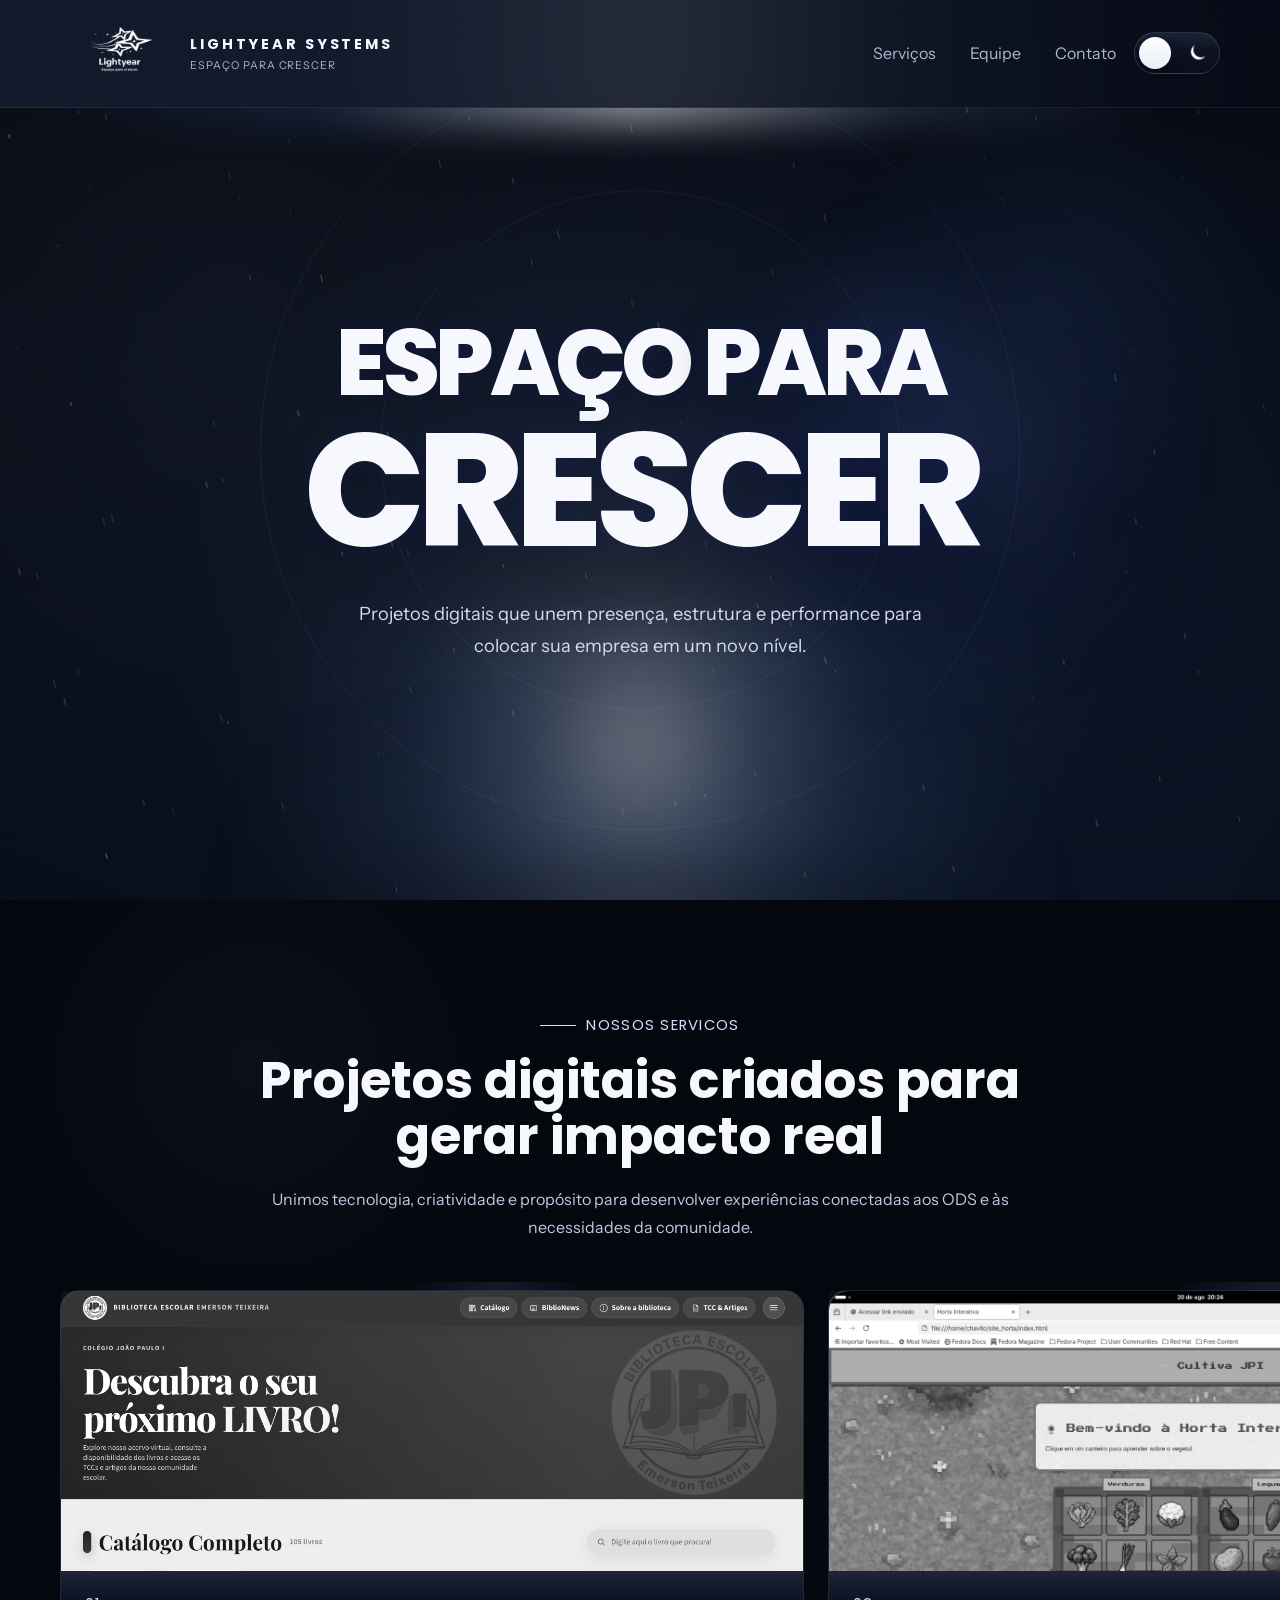
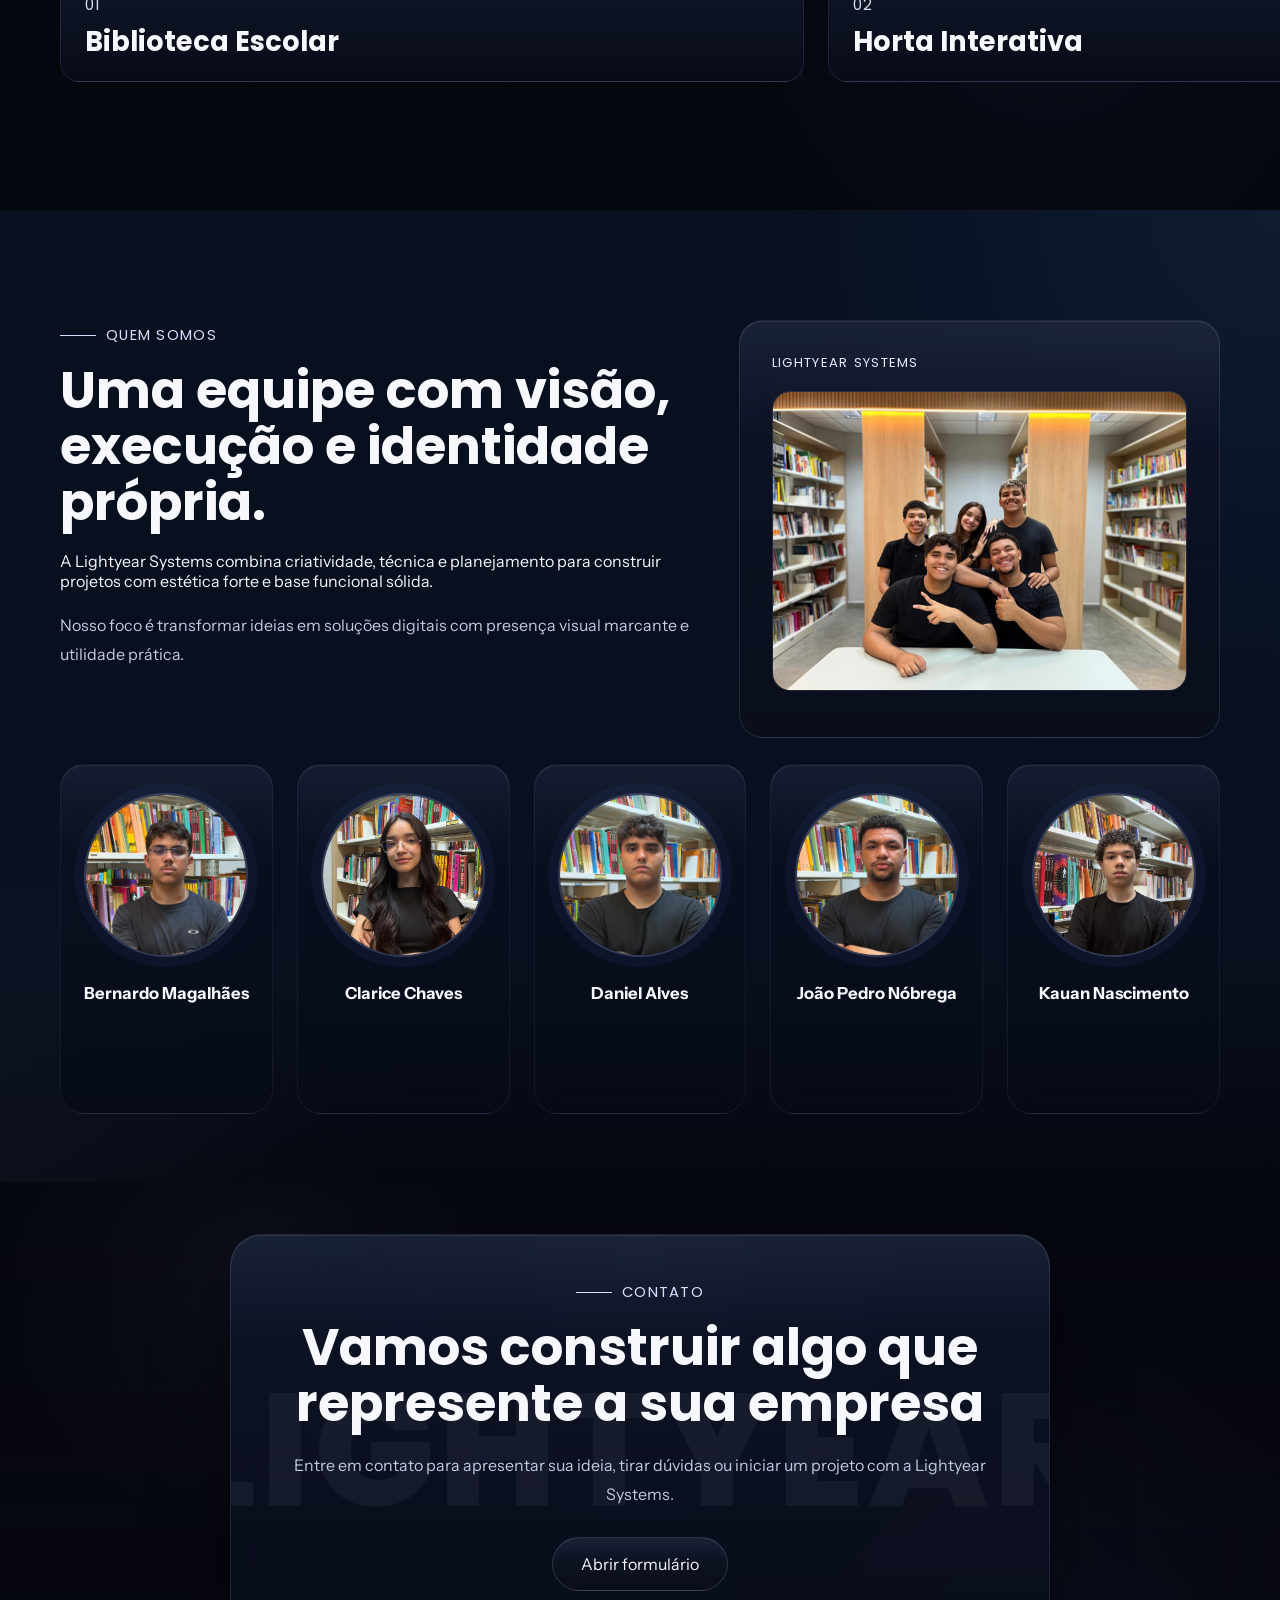
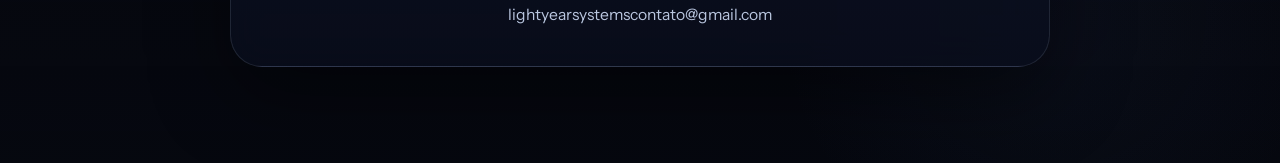
<file: index.html>
<!DOCTYPE html>
<html lang="pt-BR">
<!-- ESTRUTURA DA PÁGINA (index.html) -->
<!-- Ordem: HEAD (configurações) > HEADER (menu) > MAIN (hero, serviços, equipe, contato) > SCRIPT. -->
<!-- As classes (class="...") ligam cada bloco ao style.css; os ids (id="...") ligam ao script.js. -->

<!-- HEAD: informações técnicas que não aparecem na página (codificação, SEO, ícone, fontes e CSS). -->
<head>
    <!-- Codificação UTF-8: faz acentos e caracteres especiais aparecerem corretamente. -->
    <meta charset="UTF-8">
    <!-- Faz o site se adaptar a celulares (responsividade). -->
    <meta name="viewport" content="width=device-width, initial-scale=1.0">
    <!-- Descrição que aparece nos resultados do Google (SEO). -->
    <meta
        name="description"
        content="Lightyear Systems desenvolve sites, reestrutura plataformas e cria sistemas sob medida para impulsionar empresas."
    >
    <!-- Título exibido na aba do navegador. -->
    <title>Lightyear Systems</title>
    <!-- FAVICON: ícone da aba do navegador (logo da Lightyear). -->
    <!-- favicon.ico = padrão; favicon-32/16.png = abas modernas; apple-touch-icon.png = atalho no iPhone/iPad. -->
    <!-- theme-color = cor da barra do navegador no celular. -->
    <link rel="icon" type="image/x-icon" href="favicon.ico">
    <link rel="icon" type="image/png" sizes="32x32" href="favicon-32.png">
    <link rel="icon" type="image/png" sizes="16x16" href="favicon-16.png">
    <link rel="apple-touch-icon" sizes="180x180" href="apple-touch-icon.png">
    <meta name="theme-color" content="#08101f">
    <!-- FONTES: o preconnect acelera o carregamento das fontes Poppins (títulos) e Instrument Sans (textos) do Google Fonts. -->
    <link rel="preconnect" href="https://fonts.googleapis.com">
    <link rel="preconnect" href="https://fonts.gstatic.com" crossorigin>
    <link
        href="https://fonts.googleapis.com/css2?family=Poppins:wght@400;500;600;700;800&family=Instrument+Sans:wght@400;500;600&display=swap"
        rel="stylesheet"
    >
    <!-- Liga o arquivo de estilos (cores, tamanhos, animações): style.css. -->
    <link rel="stylesheet" href="style.css">
</head>
<!-- BODY: tudo o que aparece na tela. O tema claro/escuro é aplicado aqui (data-theme). -->
<body>

    <!-- ===================================================== -->
    <!-- CABEÇALHO FIXO (menu no topo) -->
    <!-- Contém: logo + nome da empresa (esquerda) e menu + botão de tema (direita). -->
    <!-- ==================================================== -->
    <header class="site-header">
        <!-- Lado esquerdo: logo + texto "LIGHTYEAR SYSTEMS / Espaço para crescer". Clique leva ao início (#inicio). -->
        <div class="brand-tools">
            <a href="#inicio" class="logo" aria-label="Lightyear Systems">
                <img src="logopng branca.png" alt="Logo Lightyear" class="logo-brand-image">
                <span class="logo-text-wrap">
                    <span class="logo-text">LIGHTYEAR SYSTEMS</span>
                    <span class="logo-subtext">Espaço para crescer</span>
                </span>
            </a>
        </div>

        <!-- Lado direito: menu de navegação + botão de alternar tema. -->
        <div class="header-actions">
            <!-- MENU: cada link rola até a seção cujo id é igual ao do href (#servicos, #sobre, #contato). -->
            <nav aria-label="Navegacao principal">
                <ul>
                    <li><a href="#servicos">Serviços</a></li>
                    <li><a href="#sobre">Equipe</a></li>
                    <li><a href="#contato">Contato</a></li>
                </ul>
            </nav>

            <!-- BOTÃO DE TEMA (claro/escuro): o clique é tratado no script.js (id=themeToggle). Estrela = modo escuro, lua = modo claro. -->
            <button
                type="button"
                class="theme-toggle"
                id="themeToggle"
                aria-label="Alternar entre modo escuro e claro"
                aria-pressed="false"
            >
                <span class="theme-toggle-icons" aria-hidden="true">
                    <span class="theme-icon theme-icon-star">
                        <img src="estrela.png" alt="" class="theme-icon-image">
                    </span>
                    <span class="theme-icon theme-icon-moon">
                        <img src="lua.png" alt="" class="theme-icon-image">
                    </span>
                </span>
                <span class="theme-toggle-thumb" aria-hidden="true"></span>
                <span class="theme-toggle-text">Modo claro</span>
            </button>
        </div>
    </header>

    <!-- CONTEÚDO PRINCIPAL da página, dividido em 4 seções. -->
    <main>

        <!-- ===================================================== -->
        <!-- SEÇÃO 1: HERO (primeira tela, id=inicio) -->
        <!-- Fundo animado (estrelas, partículas, faixas de luz, órbitas) + título e subtítulo. -->
        <!-- ==================================================== -->
        <section id="inicio" class="hero">
            <!-- Camadas decorativas do fundo (estrelas, canvas de partículas animado pelo script.js, faixas de luz, brilho e órbitas). -->
            <div id="stars"></div>
            <canvas class="hero-particles" aria-hidden="true"></canvas>
            <div class="hero-ribbon hero-ribbon-top" aria-hidden="true"></div>
            <div class="hero-ribbon hero-ribbon-bottom" aria-hidden="true"></div>
            <div class="hero-aura" aria-hidden="true"></div>
            <div class="orbit orbit-one"></div>
            <div class="orbit orbit-two"></div>

            <!-- Texto central do hero. A classe reveal faz o bloco aparecer com animação ao entrar na tela. -->
            <div class="hero-content hero-content-centered reveal">
                <h1 class="main-title">
                    <span class="main-title-top">Espaço <span class="main-title-para">para</span></span>
                    <span class="main-title-bottom">crescer</span>
                </h1>
                <p class="subtitle">
                    Projetos digitais que unem presença, estrutura e performance
                    para colocar sua empresa em um novo nível.
                </p>
            </div>
        </section>


        <!-- ===================================================== -->
        <!-- SEÇÃO 2: SERVIÇOS / PROJETOS (id=servicos) -->
        <!-- Carrossel horizontal com 4 projetos. No hover, a foto ganha cor e o texto expande. -->
        <!-- ==================================================== -->
        <section id="servicos" class="section section-light services-section">
            <!-- Título e texto de introdução da seção. -->
            <div class="section-heading reveal">
                <p class="section-tag">Nossos Servicos</p>
                <h2>Projetos digitais criados para gerar impacto real</h2>
                <p>
                    Unimos tecnologia, criatividade e propósito para desenvolver experiências
                    conectadas aos ODS e às necessidades da comunidade.
                </p>
            </div>

            <!-- Moldura do carrossel (ocupa a largura toda da tela). -->
            <div class="services-shell reveal">
                <!-- Dica "Arraste para o lado": aparece depois de alguns segundos (controlada pelo script.js). -->
                <div class="services-drag-hint" id="servicesHint" aria-hidden="true">
                    Arraste para o lado
                </div>

                <!-- TRILHO do carrossel: os cards ficam lado a lado e podem ser arrastados ou rolam sozinhos. -->
                <div class="cards services-track">
                    <!-- CARD 01: Biblioteca Escolar (ODS 4). Estrutura de todos os cards: imagem + barra de destaque + número + título + texto (o texto só aparece no hover). -->
                    <article class="card service-card service-card-combo">
                        <div class="service-img-wrap">
                            <img src="biblioteca-escolar.png" alt="Projeto Biblioteca Escolar Emerson Teixeira" class="service-photo service-photo-large service-photo-top">
                            <div class="service-accent-bar"></div>
                        </div>
                        <div class="service-feature">
                            <div class="card-topline">
                                <span class="card-index">01</span>
                            </div>
                            <h3>Biblioteca Escolar</h3>
                            <p class="service-reveal-text">
                                Site criado para a Biblioteca Escolar Emerson Teixeira, com foco em
                                engajar a comunidade escolar, divulgar o acervo e aproximar estudantes
                                da leitura, conectando educação e acesso ao conhecimento ao ODS 4.
                            </p>
                        </div>
                    </article>

                    <!-- CARD 02: Horta Interativa. -->
                    <article class="card service-card service-card-combo">
                        <div class="service-img-wrap">
                            <img src="horta-interativa.jpg" alt="Projeto Horta Interativa" class="service-photo service-photo-large">
                            <div class="service-accent-bar"></div>
                        </div>
                        <div class="service-feature">
                            <div class="card-topline">
                                <span class="card-index">02</span>
                            </div>
                            <h3>Horta Interativa</h3>
                            <p class="service-reveal-text">
                                Projeto sustentável inspirado nos ODS, em que o usuário
                                clica nos alimentos da horta para descobrir receitas que utilizam
                                esses ingredientes e incentivam o consumo consciente.
                            </p>
                        </div>
                    </article>

                    <!-- CARD 03: Ponto de coleta de lixo eletrônico (ODS 9). -->
                    <article class="card service-card service-card-combo">
                        <div class="service-img-wrap">
                            <img src="lixo-eletronico.jpg" alt="Projeto Ponto de coleta de lixo eletrônico" class="service-photo service-photo-large service-photo-top">
                            <div class="service-accent-bar"></div>
                        </div>
                        <div class="service-feature">
                            <div class="card-topline">
                                <span class="card-index">03</span>
                            </div>
                            <h3>Ponto de coleta de lixo eletrônico</h3>
                            <p class="service-reveal-text">
                                Site sobre pontos de coleta de lixo eletrônico na Zona Oeste
                                do Rio de Janeiro, conectado ao ODS 9 e voltado para tecnologia,
                                infraestrutura e descartes responsáveis.
                            </p>
                        </div>
                    </article>

                    <!-- CARD 04: Alimentação Saudável nas escolas (ODS 3). -->
                    <article class="card service-card service-card-combo">
                        <div class="service-img-wrap">
                            <img src="alimentacao-saudavel.png" alt="Projeto Alimentação Saudável nas escolas" class="service-photo service-photo-large service-photo-top">
                            <div class="service-accent-bar"></div>
                        </div>
                        <div class="service-feature">
                            <div class="card-topline">
                                <span class="card-index">04</span>
                            </div>
                            <h3>Alimentação Saudável nas escolas</h3>
                            <p class="service-reveal-text">
                                Site educativo ligado ao ODS 3, com cardápios saudáveis
                                para diferentes horários do dia, ajudando estudantes a conhecer
                                opções equilibradas para a rotina escolar.
                            </p>
                        </div>
                    </article>
                </div>
            </div>
        </section>


        <!-- ===================================================== -->
        <!-- SEÇÃO 3: EQUIPE (id=sobre) -->
        <!-- Texto institucional + foto do grupo + cartões dos integrantes. -->
        <!-- ==================================================== -->
        <section id="sobre" class="section section-dark team-section">
            <!-- Grade de 2 colunas: texto "Quem nós somos" (esquerda) e foto da equipe (direita). -->
            <div class="about-grid">
                <!-- Texto institucional. -->
                <div class="about-copy reveal">
                    <p class="section-tag">Quem somos</p>
                    <h2>Uma equipe com visão, execução e identidade própria.</h2>
                    <p>
                        <br> A Lightyear Systems combina criatividade, técnica e planejamento
                        para construir projetos com estética forte e base funcional sólida.
                    </p>
                    <p>
                        Nosso foco é transformar ideias em soluções digitais com
                        presença visual marcante e utilidade prática.
                    </p>
                </div>

                <!-- Cartão com a foto do grupo (grupo.png). -->
                <div class="about-card reveal">
                    <span class="about-highlight">Lightyear Systems</span>
                    <img src="grupo.png" alt="Equipe Lightyear Systems" class="about-card-image">
                </div>
            </div>

            <!-- CARTÕES DA EQUIPE: foto + nome. A função aparece no hover. -->
            <!-- Para adicionar alguém, copie um bloco <article class="member reveal"> e troque foto, nome e função. -->
            <div class="team">
                <!-- Integrante 1: Bernardo (member-photo-top = foto alinhada pelo topo do rosto). -->
                <article class="member member-featured reveal" tabindex="0" aria-label="Bernardo Magalhães, Designer UX/UI e Gerente de Marketing">
                    <img src="bernardo.png" alt="Bernardo Magalhães" class="member-photo-top">
                    <h3>Bernardo Magalhães</h3>
                    <p class="member-role">Designer UX/UI<br>/ Gerente de Marketing</p>
                </article>

                <!-- Integrante 2: Clarice. -->
                <article class="member reveal" tabindex="0" aria-label="Clarice Chaves, Desenvolvedora back-end e Analista de dados">
                    <img src="clarice.png" alt="Clarice Chaves">
                    <h3>Clarice Chaves</h3>
                    <p class="member-role">Desenvolvedora back-end<br>/ Analista de dados</p>
                </article>

                <!-- Integrante 3: Daniel. -->
                <article class="member reveal" tabindex="0" aria-label="Daniel Alves, Desenvolvedor Fullstack">
                    <img src="daniel.png" alt="Daniel Alves" class="member-photo-top">
                    <h3>Daniel Alves</h3>
                    <p class="member-role">Desenvolvedor Fullstack</p>
                </article>

                <!-- Integrante 4: João Pedro. -->
                <article class="member reveal" tabindex="0" aria-label="João Pedro Nóbrega, Analista de sistemas">
                    <img src="jpnobrega.png" alt="João Pedro Nóbrega" class="member-photo-top">
                    <h3>João Pedro Nóbrega</h3>
                    <p class="member-role">Analista de sistemas</p>
                </article>

                <!-- Integrante 5: Kauan. -->
                <article class="member reveal" tabindex="0" aria-label="Kauan Nascimento, Desenvolvedor Fullstack">
                    <img src="kauan.jpg" alt="Kauan Nascimento">
                    <h3>Kauan Nascimento</h3>
                    <p class="member-role">Desenvolvedor Fullstack</p>
                </article>
            </div>
        </section>


        <!-- ===================================================== -->
        <!-- SEÇÃO 4: CONTATO (id=contato) -->
        <!-- Botão que abre o formulário + link de e-mail. O envio é feito pelo script.js (FormSubmit). -->
        <!-- ==================================================== -->
        <section id="contato" class="section section-light contact-section">
            <!-- Caixa central da seção de contato. -->
            <div class="contact-box reveal">
                <p class="section-tag">Contato</p>
                <h2>Vamos construir algo que represente a sua empresa</h2>
                <p>
                    Entre em contato para apresentar sua ideia, tirar dúvidas ou
                    iniciar um projeto com a Lightyear Systems.
                </p>

                <!-- Botão "Abrir formulário" (id=contactToggle) e e-mail clicável (abre o programa de e-mail). -->
                <div class="contact-actions">
                    <button type="button" class="contact-link contact-toggle" id="contactToggle" aria-expanded="false" aria-controls="contactFormWrap">
                        Abrir formulário
                    </button>
                    <a href="mailto:lightyearsystemscontato@gmail.com" class="contact-email-link">
                        lightyearsystemscontato@gmail.com
                    </a>
                </div>

                <!-- Área que abre/fecha (atributo hidden + classe is-open controlados pelo script.js). -->
                <div class="contact-form-wrap" id="contactFormWrap" hidden>
                    <!-- FORMULÁRIO (id=contactForm). novalidate = a validação é feita pelo script.js. Campos com * são obrigatórios (required). -->
                    <form class="contact-form" id="contactForm" novalidate>
                        <!-- Campos em 2 colunas: nome, e-mail, empresa e telefone. O atributo name é o nome que chega no e-mail. -->
                        <div class="contact-form-grid">
                            <label class="contact-field">
                                <span>Nome *</span>
                                <input type="text" name="nome" placeholder="Seu nome" required aria-required="true">
                            </label>

                            <label class="contact-field">
                                <span>E-mail *</span>
                                <input type="email" name="email" placeholder="voce@empresa.com" required aria-required="true">
                            </label>

                            <label class="contact-field">
                                <span>Empresa</span>
                                <input type="text" name="empresa" placeholder="Nome da empresa">
                            </label>

                            <label class="contact-field">
                                <span>Telefone *</span>
                                <input type="tel" name="telefone" placeholder="(00) 00000-0000" required aria-required="true">
                            </label>
                        </div>

                        <!-- Campo de mensagem (largura total). -->
                        <label class="contact-field contact-field-full">
                            <span>Mensagem *</span>
                            <textarea name="mensagem" rows="5" placeholder="Conte um pouco sobre o projeto ou a ideia que você quer desenvolver." required aria-required="true"></textarea>
                        </label>

                        <!-- CAMPOS OCULTOS (instruções para o FormSubmit, o visitante não vê): -->
                        <!-- _subject = assunto do e-mail que a Lightyear recebe -->
                        <input type="hidden" name="_subject" value="Novo contato pelo site Lightyear Systems">
                        <!-- _template = formato do e-mail (table = tabela organizada) -->
                        <input type="hidden" name="_template" value="table">
                        <!-- _captcha = false desliga a página de captcha do FormSubmit -->
                        <input type="hidden" name="_captcha" value="false">
                        <!-- _honey = campo armadilha anti-spam: fica invisível; se um robô preencher, o FormSubmit descarta a mensagem -->
                        <input type="text" name="_honey" style="display:none" tabindex="-1" autocomplete="off" aria-hidden="true">

                        <!-- Botão "Enviar contato" + mensagem de status (id=contactFormNote) que o script.js atualiza (enviando, sucesso ou erro). -->
                        <div class="contact-form-actions">
                            <button type="submit" class="contact-submit">Enviar contato</button>
                            <p class="contact-form-note" id="contactFormNote">Preencha os campos e envie sua mensagem direto por aqui.</p>
                        </div>
                    </form>
                </div>
            </div>
        </section>
    </main>

    <!-- SCRIPT: carrega o script.js no final da página (tema, animações, carrossel, partículas e envio do formulário). -->
    <script src="script.js"></script>
</body>
</html>
</file>
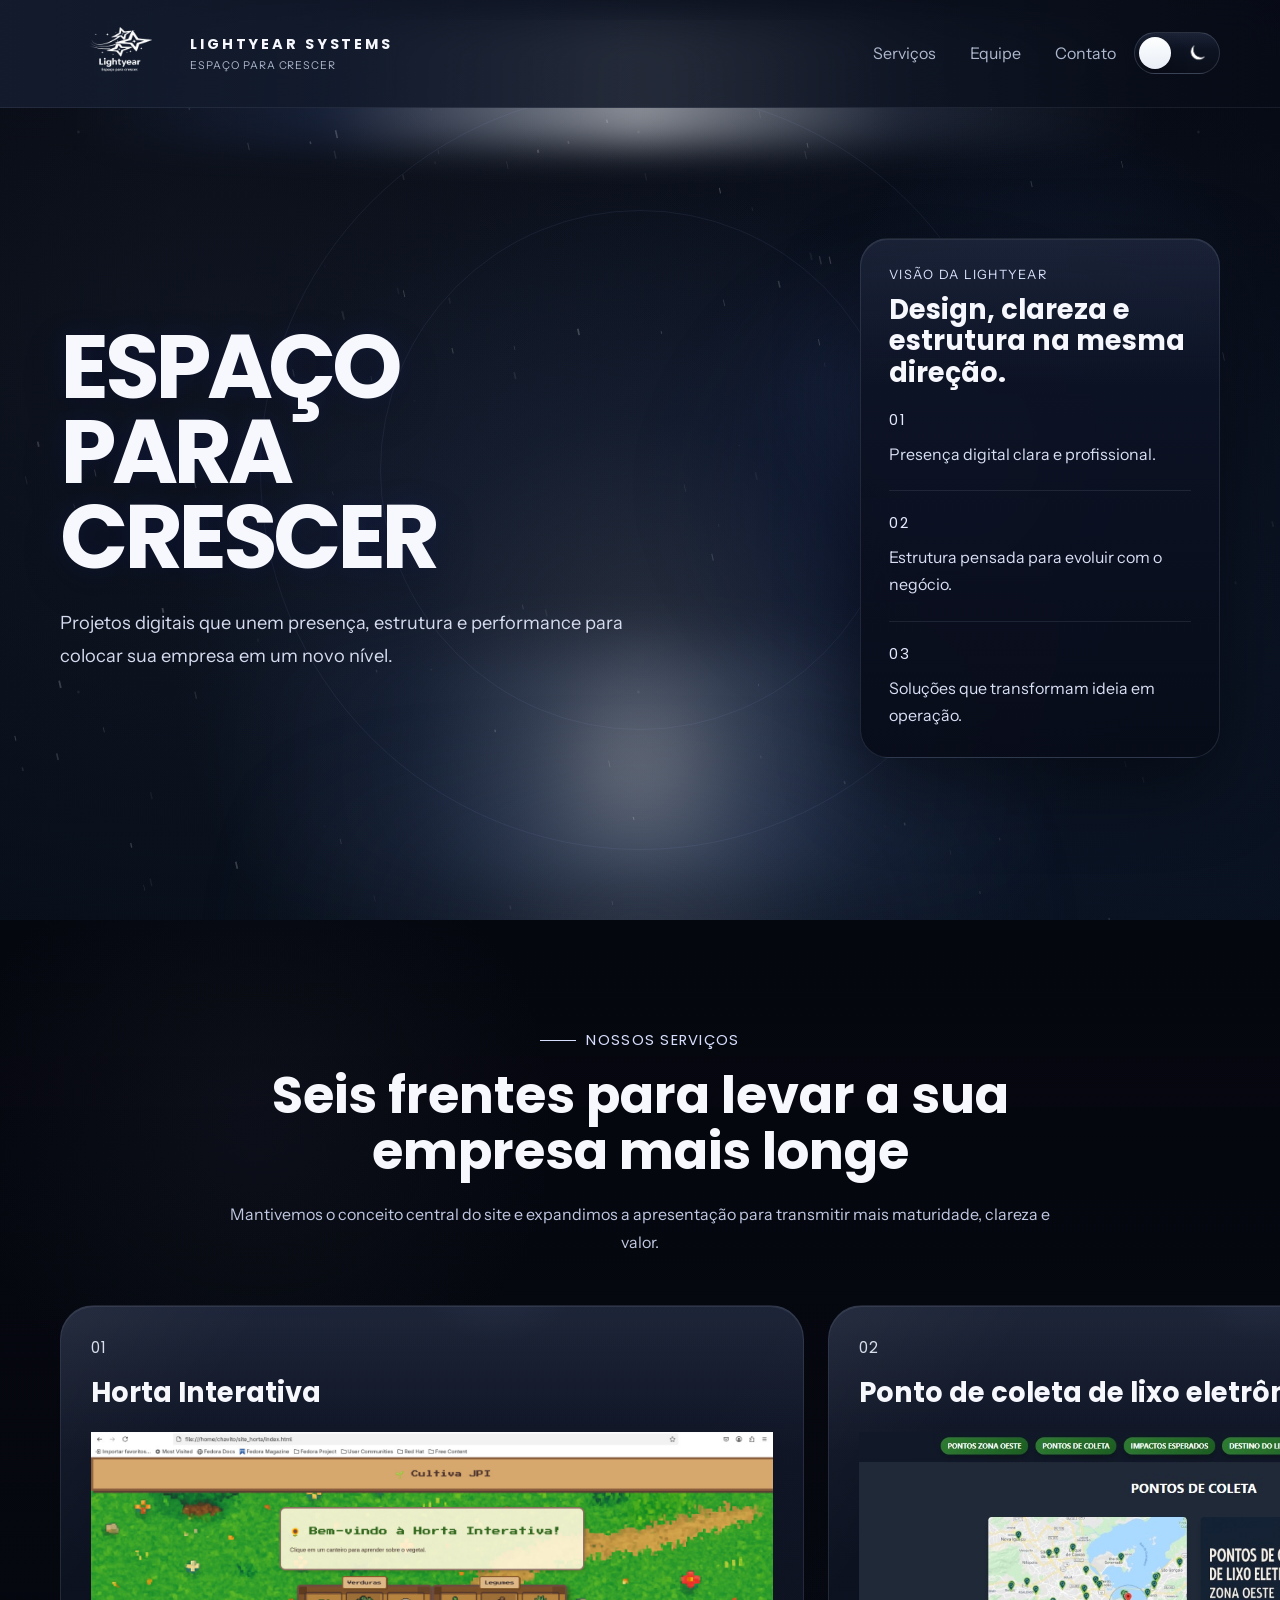
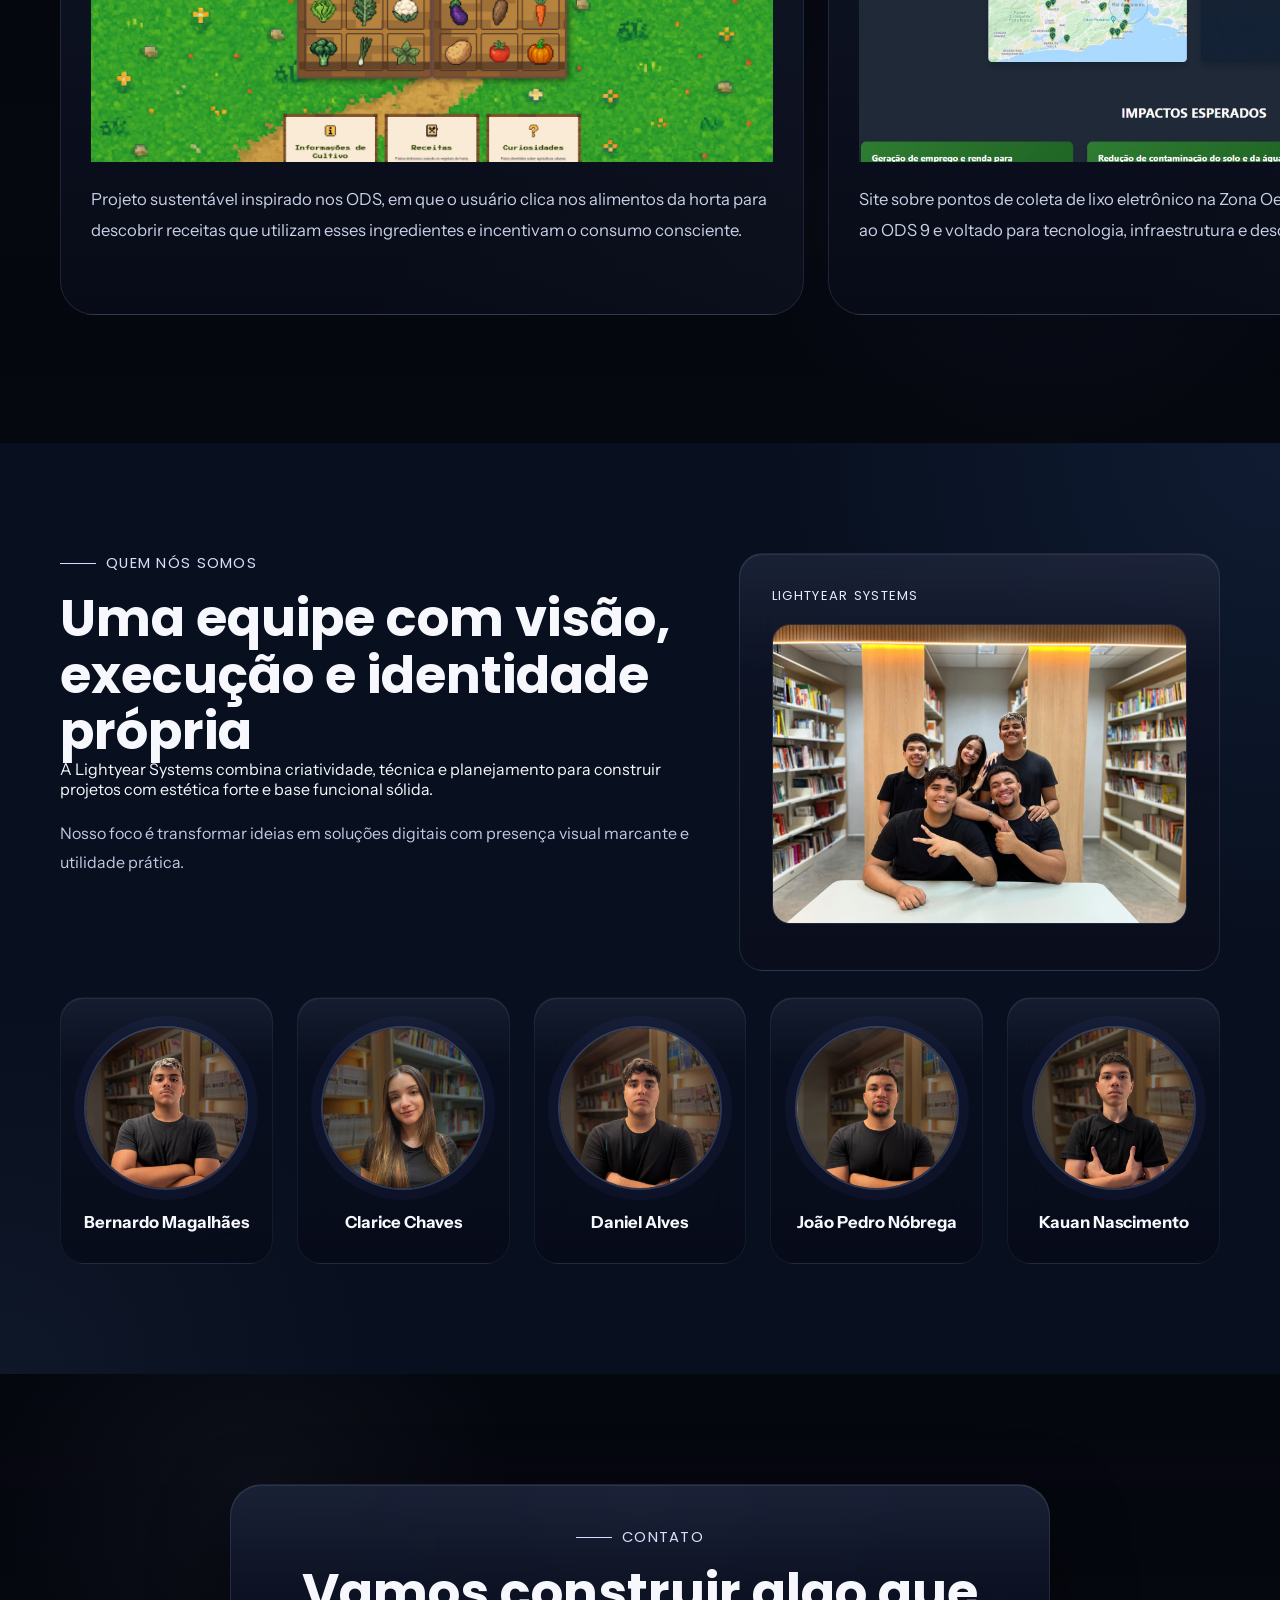
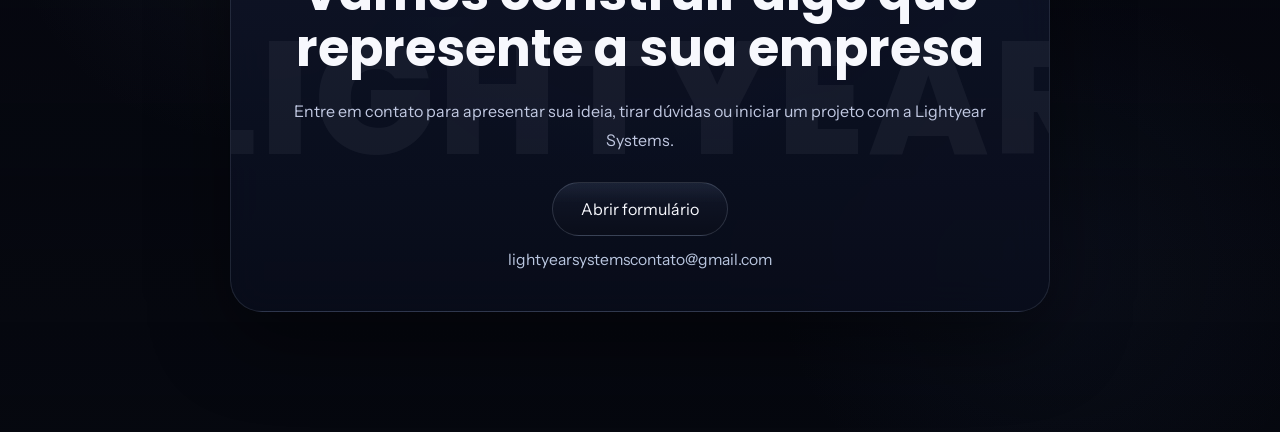
<file: Ligthyear-site-main/Ligthyear-site-main/index.html>
﻿﻿<!DOCTYPE html>
<html lang="pt-BR">
<head>
    <meta charset="UTF-8">
    <meta name="viewport" content="width=device-width, initial-scale=1.0">
    <meta
        name="description"
        content="Lightyear Systems desenvolve sites, reestrutura plataformas e cria sistemas sob medida para impulsionar empresas."
    >
    <title>Lightyear Systems</title>
    <link rel="preconnect" href="https://fonts.googleapis.com">
    <link rel="preconnect" href="https://fonts.gstatic.com" crossorigin>
    <link
        href="https://fonts.googleapis.com/css2?family=Poppins:wght@400;500;600;700;800&family=Instrument+Sans:wght@400;500;600&display=swap"
        rel="stylesheet"
    >
    <link rel="stylesheet" href="style.css">
</head>
<body>
    <header class="site-header">
        <div class="brand-tools">
            <a href="#inicio" class="logo" aria-label="Lightyear Systems">
                <img src="logopng branca.png" alt="Logo Lightyear" class="logo-brand-image">
                <span class="logo-text-wrap">
                    <span class="logo-text">LIGHTYEAR SYSTEMS</span>
                    <span class="logo-subtext">Espaço para crescer</span>
                </span>
            </a>
        </div>

        <div class="header-actions">
            <nav aria-label="Navegacao principal">
                <ul>
                    <li><a href="#servicos">Servi&ccedil;os</a></li>
                    <li><a href="#sobre">Equipe</a></li>
                    <li><a href="#contato">Contato</a></li>
                </ul>
            </nav>

            <button
                type="button"
                class="theme-toggle"
                id="themeToggle"
                aria-label="Alternar entre modo escuro e claro"
                aria-pressed="false"
            >
                <span class="theme-toggle-icons" aria-hidden="true">
                    <span class="theme-icon theme-icon-star">
                        <img src="estrela.png" alt="" class="theme-icon-image">
                    </span>
                    <span class="theme-icon theme-icon-moon">
                        <img src="lua.png" alt="" class="theme-icon-image">
                    </span>
                </span>
                <span class="theme-toggle-thumb" aria-hidden="true"></span>
                <span class="theme-toggle-text">Modo claro</span>
            </button>
        </div>
    </header>

    <main>
        <section id="inicio" class="hero">
            <div id="stars"></div>
            <canvas class="hero-particles" aria-hidden="true"></canvas>
            <div class="hero-ribbon hero-ribbon-top" aria-hidden="true"></div>
            <div class="hero-ribbon hero-ribbon-bottom" aria-hidden="true"></div>
            <div class="hero-aura" aria-hidden="true"></div>
            <div class="orbit orbit-one"></div>
            <div class="orbit orbit-two"></div>

            <div class="hero-content reveal">
                <h1 class="main-title">Espa&ccedil;o <br> para crescer</h1>
                <p class="subtitle">
                    Projetos digitais que unem presen&ccedil;a, estrutura e performance
                    para colocar sua empresa em um novo n&iacute;vel.
                </p>
            </div>

            <aside class="hero-panel reveal">
                <p class="panel-kicker">Vis&atilde;o da Lightyear</p>
                <h2>Design, clareza e estrutura na mesma dire&ccedil;&atilde;o.</h2>

                <div class="panel-line">
                    <span>01</span>
                    <p>Presen&ccedil;a digital clara e profissional.</p>
                </div>
                <div class="panel-line">
                    <span>02</span>
                    <p>Estrutura pensada para evoluir com o neg&oacute;cio.</p>
                </div>
                <div class="panel-line">
                    <span>03</span>
                    <p>Solu&ccedil;&otilde;es que transformam ideia em opera&ccedil;&atilde;o.</p>
                </div>
            </aside>
        </section>

        <section id="servicos" class="section section-light services-section">
            <div class="section-heading reveal">
                <p class="section-tag">Nossos Servi&ccedil;os</p>
                <h2>Seis frentes para levar a sua empresa mais longe</h2>
                <p>
                    Mantivemos o conceito central do site e expandimos a apresenta&ccedil;&atilde;o
                    para transmitir mais maturidade, clareza e valor.
                </p>
            </div>

            <div class="services-shell reveal">
                <div class="services-drag-hint" id="servicesHint" aria-hidden="true">
                    Arraste para o lado
                </div>

                <div class="cards services-track">
                    <article class="card service-card service-card-combo">
                        <div class="card-topline">
                            <span class="card-index">01</span>
                        </div>
                        <div class="service-feature">
                            <h3>Horta Interativa</h3>
                            <img src="horta-interativa.jpg" alt="Projeto Horta Interativa" class="service-photo service-photo-large">
                            <p>
                                Projeto sustent&aacute;vel inspirado nos ODS, em que o usu&aacute;rio
                                clica nos alimentos da horta para descobrir receitas que utilizam
                                esses ingredientes e incentivam o consumo consciente.
                            </p>
                        </div>
                    </article>

                    <article class="card service-card service-card-combo">
                        <div class="card-topline">
                            <span class="card-index">02</span>
                        </div>
                        <div class="service-feature">
                            <h3>Ponto de coleta de lixo eletr&ocirc;nico</h3>
                            <img src="lixo-eletronico.jpg" alt="Projeto Ponto de coleta de lixo eletr&ocirc;nico" class="service-photo service-photo-large service-photo-top">
                            <p>
                                Site sobre pontos de coleta de lixo eletr&ocirc;nico na Zona Oeste
                                do Rio de Janeiro, conectado ao ODS 9 e voltado para tecnologia,
                                infraestrutura e descarte respons&aacute;vel.
                            </p>
                        </div>
                    </article>

                    <article class="card service-card service-card-combo">
                        <div class="card-topline">
                            <span class="card-index">03</span>
                        </div>
                        <div class="service-feature">
                            <h3>Alimenta&ccedil;&atilde;o Saud&aacute;vel nas escolas</h3>
                            <div class="service-photo-frame">
                                <img src="alimentacao-saudavel.jpg" alt="Projeto Alimenta&ccedil;&atilde;o Saud&aacute;vel nas escolas" class="service-photo service-photo-large service-photo-crop-sides">
                            </div>
                            <p>
                                Site educativo ligado ao ODS 3, com card&aacute;pios saud&aacute;veis
                                para diferentes hor&aacute;rios do dia, ajudando estudantes a conhecer
                                op&ccedil;&otilde;es equilibradas para a rotina escolar.
                            </p>
                        </div>
                    </article>
                </div>
            </div>
        </section>

        <section id="sobre" class="section section-dark team-section">
            <div class="about-grid">
                <div class="about-copy reveal">
                    <p class="section-tag">Quem n&oacute;s somos</p>
                    <h2>Uma equipe com vis&atilde;o, execu&ccedil;&atilde;o e identidade pr&oacute;pria</h2>
                    <p>
                        A Lightyear Systems combina criatividade, t&eacute;cnica e planejamento
                        para construir projetos com est&eacute;tica forte e base funcional s&oacute;lida.
                    </p>
                    <p>
                        Nosso foco &eacute; transformar ideias em solu&ccedil;&otilde;es digitais com
                        presen&ccedil;a visual marcante e utilidade pr&aacute;tica.
                    </p>
                </div>

                <div class="about-card reveal">
                    <span class="about-highlight">Lightyear Systems</span>
                    <img src="grupo.png" alt="Equipe Lightyear Systems" class="about-card-image">
                </div>
            </div>

            <div class="team">
                <article class="member reveal">
                    <img src="bernardo.png" alt="Bernardo Magalh&atilde;es">
                    <h3>Bernardo Magalh&atilde;es</h3>
                </article>

                <article class="member reveal">
                    <img src="clarice.png" alt="Clarice Chaves">
                    <h3>Clarice Chaves</h3>
                </article>

                <article class="member reveal">
                    <img src="daniel.png" alt="Daniel Alves">
                    <h3>Daniel Alves</h3>
                </article>

                <article class="member reveal">
                    <img src="jpnobrega.png" alt="Jo&atilde;o Pedro N&oacute;brega">
                    <h3>Jo&atilde;o Pedro N&oacute;brega</h3>
                </article>

                <article class="member reveal">
                    <img src="kauan.png" alt="Kauan Nascimento">
                    <h3>Kauan Nascimento</h3>
                </article>
            </div>
        </section>

        <section id="contato" class="section section-light contact-section">
            <div class="contact-box reveal">
                <p class="section-tag">Contato</p>
                <h2>Vamos construir algo que represente a sua empresa</h2>
                <p>
                    Entre em contato para apresentar sua ideia, tirar d&uacute;vidas ou
                    iniciar um projeto com a Lightyear Systems.
                </p>

                <div class="contact-actions">
                    <button type="button" class="contact-link contact-toggle" id="contactToggle" aria-expanded="false" aria-controls="contactFormWrap">
                        Abrir formul&aacute;rio
                    </button>
                    <a href="mailto:lightyearsystemscontato@gmail.com" class="contact-email-link">
                        lightyearsystemscontato@gmail.com
                    </a>
                </div>

                <div class="contact-form-wrap" id="contactFormWrap" hidden>
                    <form class="contact-form" id="contactForm" novalidate>
                        <div class="contact-form-grid">
                            <label class="contact-field">
                                <span>Nome</span>
                                <input type="text" name="nome" placeholder="Seu nome" required>
                            </label>

                            <label class="contact-field">
                                <span>E-mail</span>
                                <input type="email" name="email" placeholder="voce@empresa.com" required>
                            </label>

                            <label class="contact-field">
                                <span>Empresa</span>
                                <input type="text" name="empresa" placeholder="Nome da empresa">
                            </label>

                            <label class="contact-field">
                                <span>Telefone</span>
                                <input type="tel" name="telefone" placeholder="(00) 00000-0000">
                            </label>
                        </div>

                        <label class="contact-field contact-field-full">
                            <span>Mensagem</span>
                            <textarea name="mensagem" rows="5" placeholder="Conte um pouco sobre o projeto ou a ideia que voc&ecirc; quer desenvolver." required></textarea>
                        </label>

                                                <input type="hidden" name="_subject" value="Novo contato pelo site Lightyear Systems">

                        <div class="contact-form-actions">
                            <button type="submit" class="contact-submit">Enviar contato</button>
                            <p class="contact-form-note" id="contactFormNote">Preencha os campos e envie sua mensagem direto por aqui.</p>
                        </div>
                    </form>
                </div>
            </div>
        </section>
    </main>

    <script src="script.js"></script>
</body>
</html>
</file>
<file: style.css>
/* ===================================================== */
/* STYLE.CSS - VISUAL DO SITE LIGHTYEAR */
/* ===================================================== */
/* ÍNDICE (ordem do arquivo): */
/*  1. Reset e variáveis de cor */
/*  2. Base (html, body, links, imagens) */
/*  3. Cabeçalho, logo e menu */
/*  4. Botão de tema claro/escuro */
/*  5. Hero (primeira tela) */
/*  6. Botões, seções e títulos */
/*  7. Carrossel de serviços (trilho e dica) */
/*  8. TEMA CLARO (sobrescreve as cores quando body[data-theme="light"]) */
/*  9. Cards de serviço */
/* 10. Equipe (about e membros) */
/* 11. Contato e formulário */
/* 12. Animação de entrada (.reveal) e keyframes */
/* 13. Responsivo (tablet e celular) */
/* 14. Ajustes finais (hero centralizado, hover dos cards, correções) */
/* DICA: quando duas regras têm a mesma força, a que está mais ao FINAL do arquivo vence. */
/* Blocos marcados "NÃO USADO" não existem no index.html hoje (podem ser removidos no futuro). */
/* ===================================================== */
/*  */
/* 1. RESET: zera margens e paddings padrão do navegador e faz o tamanho incluir borda e padding. */
* {
    margin: 0;
    padding: 0;
    box-sizing: border-box;
}

/* VARIÁVEIS DE COR (usadas como var(--nome) no resto do arquivo). Mude aqui para trocar a paleta do tema escuro. */
/* --bg / --bg-deep = fundos | --surface = painéis | --line = bordas | --text = texto | --muted = texto secundário */
/* --blue / --violet = azuis de destaque | --glow = brilho | --shadow = sombra padrão */
:root {
    --bg: #04060d;
    --bg-deep: #07101f;
    --surface: rgba(13, 20, 34, 0.86);
    --surface-strong: rgba(18, 28, 46, 0.96);
    --line: rgba(196, 210, 235, 0.12);
    --line-strong: rgba(223, 230, 242, 0.26);
    --text: #f7f8fd;
    --muted: #aeb9ce;
    --blue: #335dbe;
    --violet: #5b6e9e;
    --glow: rgba(205, 216, 233, 0.14);
    --shadow: 0 28px 80px rgba(0, 0, 0, 0.42);
}


/* 2. BASE */
/* Rolagem suave ao clicar no menu; scroll-padding-top evita que o título fique escondido atrás do cabeçalho fixo. */
html {
    scroll-behavior: smooth;
    scroll-padding-top: 100px;
}

/* Fonte padrão, cor do texto e fundo em degradê (vários brilhos radiais sobre um fundo azul-escuro). overflow-x evita rolagem lateral. */
body {
    font-family: "Instrument Sans", sans-serif;
    color: var(--text);
    background:
        radial-gradient(circle at 18% 10%, rgba(88, 104, 146, 0.14), transparent 24%),
        radial-gradient(circle at 82% 16%, rgba(57, 86, 150, 0.16), transparent 26%),
        radial-gradient(circle at 50% 72%, rgba(146, 162, 192, 0.08), transparent 28%),
        linear-gradient(180deg, #03050b 0%, #06101d 42%, #08101f 72%, #050913 100%);
    overflow-x: hidden;
}

/* Transição suave de cores ao trocar entre tema claro e escuro (vale para todos estes elementos). */
body,
.site-header,
.hero,
.section,
/* Efeito de vidro desfocado em cards e caixas. */
.card,
.about-card,
.member,
.contact-box,
.hero-panel,
.theme-toggle,
/* Tamanho da imagem da logo. */
.logo-brand-image {
    transition:
        background 0.35s ease,
        color 0.35s ease,
        border-color 0.35s ease,
        box-shadow 0.35s ease,
        filter 0.35s ease;
}

/* Links herdam a cor do texto ao redor. */
a {
    color: inherit;
}

/* Imagens nunca passam da largura do container. */
img {
    display: block;
    max-width: 100%;
}


/* 3. CABEÇALHO FIXO */
/* Barra fixa no topo, com vidro desfocado (backdrop-filter). z-index alto para ficar acima de tudo. */
.site-header {
    position: fixed;
    top: 0;
    left: 0;
    width: 100%;
    padding: 14px 60px;
    display: flex;
    justify-content: space-between;
    align-items: center;
    background: linear-gradient(90deg, rgba(20, 29, 48, 0.88), rgba(8, 12, 24, 0.76));
    backdrop-filter: blur(18px);
    border-bottom: 1px solid rgba(217, 227, 255, 0.08);
    transition: padding 0.35s ease, background 0.35s ease, box-shadow 0.35s ease;
    z-index: 1000;
}

/* Versão compacta: a classe é adicionada pelo script.js depois de rolar 60px (menor e mais escura). */
.site-header.nav-compact {
    padding: 10px 60px;
    background: rgba(7, 10, 22, 0.9);
    box-shadow: 0 18px 36px rgba(0, 0, 0, 0.25);
}

/* Logo + nome da empresa lado a lado. */
.logo {
    display: inline-flex;
    align-items: center;
    gap: 12px;
    text-decoration: none;
}

.logo-brand-image {
    width: 118px;
    height: auto;
    flex-shrink: 0;
}

/* Agrupa o nome e o slogan em coluna. */
.logo-text-wrap {
    display: flex;
    flex-direction: column;
    gap: 4px;
}

/* Texto "LIGHTYEAR SYSTEMS". */
.logo-text {
    font-family: "Poppins", sans-serif;
    font-size: 0.9rem;
    font-weight: 700;
    letter-spacing: 0.18rem;
}

/* Slogan "Espaço para crescer". */
.logo-subtext {
    color: var(--muted);
    font-size: 0.67rem;
    letter-spacing: 0.06rem;
    text-transform: uppercase;
}

/* MENU: links em linha, sem marcadores de lista. */
nav ul {
    display: flex;
    list-style: none;
    gap: 34px;
}

/* Lado esquerdo do cabeçalho (logo). */
.brand-tools {
    display: flex;
    align-items: center;
    gap: 18px;
}

/* Lado direito do cabeçalho (menu + botão de tema). */
.header-actions {
    display: flex;
    align-items: center;
    gap: 18px;
}

/* Link do menu (cor discreta). */
nav a {
    position: relative;
    text-decoration: none;
    color: var(--muted);
    transition: color 0.25s ease;
}

/* Sublinhado animado que cresce no hover (começa com largura 0). */
nav a::after {
    content: "";
    position: absolute;
    left: 0;
    bottom: -7px;
    width: 0;
    height: 2px;
    background: #f7f8fd;
    transition: width 0.3s ease;
}

/* Hover/foco: texto fica branco e o sublinhado abre até 100%. */
nav a:hover,
nav a:focus-visible {
    color: var(--text);
}

nav a:hover::after,
nav a:focus-visible::after {
    width: 100%;
}


/* 4. BOTÃO DE TEMA (interruptor claro/escuro) */
/* Formato de pílula; o círculo branco (thumb) desliza de um lado ao outro. */
.theme-toggle {
    position: relative;
    width: 86px;
    height: 42px;
    border: 1px solid rgba(216, 226, 255, 0.16);
    border-radius: 999px;
    background:
        linear-gradient(180deg, rgba(92, 104, 134, 0.14), rgba(10, 15, 29, 0) 38%),
        linear-gradient(180deg, rgba(18, 25, 43, 0.96), rgba(10, 14, 26, 0.96));
    cursor: pointer;
    overflow: hidden;
}

.theme-toggle:hover {
    transform: translateY(-1px);
    border-color: var(--line-strong);
}

/* Camada com os dois ícones (estrela à esquerda, lua à direita). */
.theme-toggle-icons {
    position: absolute;
    inset: 0;
    display: flex;
    align-items: center;
    justify-content: space-between;
    padding: 0 12px;
    color: rgba(244, 247, 255, 0.92);
    line-height: 1;
    pointer-events: none;
}

/* Caixa de cada ícone. */
.theme-icon {
    display: inline-flex;
    align-items: center;
    justify-content: center;
    width: 20px;
    height: 20px;
    position: relative;
    overflow: hidden;
}

/* Tamanho padrão da imagem do ícone. */
.theme-icon-image {
    display: block;
    width: 20px;
    height: 20px;
    object-fit: contain;
}

/* Ajuste de tamanho/posição da estrela. */
.theme-icon-star .theme-icon-image {
    width: 50px;
    height: 38px;
    object-fit: cover;
    transform: translateX(-1px) translateY(3px);
}

/* Ajuste de tamanho da lua. */
.theme-icon-moon .theme-icon-image {
    width: 18px;
    height: 18px;
}

/* O círculo branco que desliza (posição inicial = esquerda). */
.theme-toggle-thumb {
    position: absolute;
    top: 4px;
    left: 4px;
    width: 32px;
    height: 32px;
    border-radius: 50%;
    background: linear-gradient(180deg, #fdfefe, #e9eef7);
    box-shadow: 0 8px 18px rgba(0, 0, 0, 0.24);
    transition: transform 0.3s ease, background 0.3s ease, box-shadow 0.3s ease;
}

/* Texto do botão escondido visualmente, mas lido por leitores de tela (acessibilidade). */
.theme-toggle-text {
    position: absolute;
    width: 1px;
    height: 1px;
    padding: 0;
    margin: -1px;
    overflow: hidden;
    clip: rect(0, 0, 0, 0);
    white-space: nowrap;
    border: 0;
}

/* TEMA CLARO (parte 1): cores do formulário de contato e do botão de tema. */
/* Todas estas regras só valem quando o body tem data-theme="light" (definido pelo script.js). */
body[data-theme="light"] .contact-email-link {
    color: #54739a;
}

body[data-theme="light"] .contact-email-link:hover {
    color: #1f4068;
}

body[data-theme="light"] .contact-form {
    border-color: rgba(84, 115, 154, 0.18);
    background:
        linear-gradient(180deg, rgba(255, 255, 255, 0.86), rgba(240, 247, 252, 0.98)),
        linear-gradient(180deg, rgba(216, 231, 241, 0.28), rgba(205, 226, 240, 0.2));
}

body[data-theme="light"] .contact-field span {
    color: #21466f;
}

body[data-theme="light"] .contact-field input,
body[data-theme="light"] .contact-field textarea {
    border-color: rgba(93, 126, 163, 0.18);
    background: rgba(255, 255, 255, 0.9);
    color: #17324f;
}

body[data-theme="light"] .contact-field input::placeholder,
body[data-theme="light"] .contact-field textarea::placeholder {
    color: #7590af;
}

body[data-theme="light"] .contact-field input:focus,
body[data-theme="light"] .contact-field textarea:focus {
    border-color: rgba(77, 133, 190, 0.42);
    box-shadow: 0 0 0 4px rgba(137, 184, 220, 0.22);
}

body[data-theme="light"] .contact-submit {
    border-color: rgba(84, 115, 154, 0.18);
    background: linear-gradient(180deg, #ffffff, #e9f3f9);
    color: #17324f;
}

body[data-theme="light"] .contact-form-note {
    color: #5c7899;
}
/* No tema claro, o círculo desliza 46px para a direita. */
body[data-theme="light"] .theme-toggle-thumb {
    transform: translateX(46px);
    background: linear-gradient(180deg, #ffffff, #eef5fb);
}


/* 5. HERO (primeira tela) */
/* Ocupa a altura da tela (100vh). Aqui é definida a grade original; mais abaixo (seção 14) o hero é centralizado. */
.hero {
    position: relative;
    min-height: 100vh;
    padding: 152px 60px 96px;
    display: grid;
    grid-template-columns: minmax(0, 1.1fr) minmax(320px, 0.9fr);
    gap: 46px;
    align-items: center;
    overflow: hidden;
    isolation: isolate;
    background:
        radial-gradient(circle at 50% 70%, rgba(223, 229, 240, 0.12), rgba(74, 96, 145, 0.1) 26%, rgba(6, 10, 24, 0) 52%),
        radial-gradient(circle at 82% 34%, rgba(57, 86, 150, 0.14), transparent 18%);
}

/* Camada de estrelas pequenas que sobem lentamente (animação moveStars). */
#stars {
    position: absolute;
    inset: 0;
    background-image:
        radial-gradient(2px 2px at 14% 20%, rgba(255, 255, 255, 0.58), transparent),
        radial-gradient(1.3px 1.3px at 77% 16%, rgba(255, 255, 255, 0.5), transparent),
        radial-gradient(1.5px 1.5px at 74% 68%, rgba(138, 156, 255, 0.34), transparent),
        radial-gradient(1px 1px at 32% 76%, rgba(255, 255, 255, 0.46), transparent),
        radial-gradient(2px 2px at 58% 44%, rgba(117, 95, 255, 0.28), transparent);
    background-size: 560px 560px;
    opacity: 0.18;
    animation: moveStars 140s linear infinite;
    z-index: -3;
}

/* Canvas das partículas (desenhado pelo script.js). pointer-events: none = não bloqueia cliques. */
.hero-particles {
    position: absolute;
    inset: 0;
    width: 100%;
    height: 100%;
    pointer-events: none;
    z-index: -2;
}

/* Elementos decorativos do hero (faixas de luz e aura): ficam posicionados de forma absoluta e não recebem cliques. */
.hero-ribbon,
/* Esfera de luz azulada ao lado direito. */
.hero-aura {
    position: absolute;
    pointer-events: none;
}

/* Faixa de luz horizontal no topo do hero. */
.hero-ribbon-top {
    top: -5%;
    left: 50%;
    width: 112vw;
    height: 170px;
    transform: translateX(-50%);
    border-radius: 999px;
    background:
        linear-gradient(90deg,
            rgba(57, 86, 150, 0) 10%,
            rgba(57, 86, 150, 0.34) 28%,
            rgba(228, 232, 239, 0.82) 50%,
            rgba(113, 129, 165, 0.32) 68%,
            rgba(57, 86, 150, 0) 86%);
    filter: blur(18px);
    opacity: 0.72;
    z-index: -1;
}

/* Linha fina brilhante sobre a faixa. */
.hero-ribbon-top::after {
    content: "";
    position: absolute;
    inset: 30px 10% auto;
    height: 110px;
    border-top: 2px solid rgba(244, 247, 255, 0.38);
    border-radius: 999px;
}

/* Brilho difuso na parte de baixo do hero. */
.hero-ribbon-bottom {
    left: 50%;
    bottom: 4%;
    width: 94vw;
    height: 240px;
    transform: translateX(-50%);
    border-radius: 999px;
    background:
        radial-gradient(circle at 50% 50%, rgba(233, 237, 242, 0.52), rgba(145, 165, 206, 0.28) 18%, rgba(68, 92, 146, 0.12) 38%, rgba(16, 22, 47, 0) 70%);
    filter: blur(28px);
    opacity: 0.7;
    z-index: -1;
}

.hero-aura {
    inset: 20% 8% auto auto;
    width: 40vw;
    height: 40vw;
    max-width: 620px;
    max-height: 620px;
    border-radius: 50%;
    background:
        radial-gradient(circle at 42% 35%, rgba(57, 86, 150, 0.18), transparent 28%),
        radial-gradient(circle at 60% 52%, rgba(109, 126, 163, 0.12), transparent 36%),
        radial-gradient(circle at 52% 60%, rgba(8, 18, 60, 0.34), transparent 68%);
    filter: blur(26px);
    z-index: -1;
}

/* Brilho extra na base do hero. */
.hero::before {
    content: "";
    position: absolute;
    inset: auto auto -24% 50%;
    width: 84vw;
    height: 40vh;
    transform: translateX(-50%);
    background: radial-gradient(circle, rgba(228, 233, 239, 0.16), rgba(87, 108, 148, 0.08) 34%, rgba(5, 10, 24, 0) 72%);
    filter: blur(44px);
    z-index: -1;
}

/* Anéis (órbitas) decorativos centralizados no hero. */
.orbit {
    position: absolute;
    inset: 50% auto auto 50%;
    border: 1px solid rgba(165, 181, 255, 0.08);
    border-radius: 999px;
    transform: translate(-50%, -50%);
    z-index: 0;
}

/* Anel menor. */
.orbit-one {
    width: 520px;
    height: 520px;
}

/* Anel maior, com animação de pulsar (pulseRing). */
.orbit-two {
    width: 760px;
    height: 760px;
    animation: pulseRing 14s ease-in-out infinite;
}

/* Conteúdo do hero fica acima do fundo (z-index). */
.hero-content,
/* NÃO USADO (.hero-panel, .panel-kicker, .panel-line): painel lateral do hero que existia numa versão antiga do layout. */
/* O hero atual é centralizado e não usa esses elementos. */
.hero-panel {
    position: relative;
    z-index: 2;
}

/* Largura máxima do bloco de texto do hero. */
.hero-content {
    max-width: 720px;
}


/* 6. TÍTULOS, BOTÕES E SEÇÕES */
/* Etiqueta pequena acima dos títulos (ex.: "NOSSOS SERVIÇOS"). */
.section-tag {
    display: inline-flex;
    align-items: center;
    gap: 10px;
    margin-bottom: 16px;
    color: #d7defd;
    font-family: "Poppins", sans-serif;
    font-size: 0.92rem;
    letter-spacing: 0.08rem;
    text-transform: uppercase;
}

/* Traço decorativo antes da etiqueta. */
.section-tag::before {
    content: "";
    width: 36px;
    height: 1px;
    background: currentColor;
}

/* NÃO USADO: logo do hero (escondida com display: none). */
.hero-logo {
    display: none;
}

/* Título principal "Espaço para crescer" (será refinado na seção 14). */
.main-title {
    font-family: "Poppins", sans-serif;
    font-size: clamp(3.15rem, 7vw, 5.6rem);
    line-height: 0.95;
    letter-spacing: -0.05em;
    text-transform: uppercase;
    margin-bottom: 28px;
    text-shadow:
        0 0 24px rgba(40, 72, 255, 0.1),
        0 14px 40px rgba(0, 0, 0, 0.25);
}

/* Frase de apoio abaixo do título principal. */
.subtitle {
    max-width: 620px;
    color: #d6dbef;
    font-size: 1.14rem;
    line-height: 1.8;
}

/* Primeira definição dos botões de contato (a definição final está na seção 11). */
.contact-actions {
    display: flex;
    flex-wrap: wrap;
    gap: 14px;
}

/* Botão em formato de pílula (usado em "Abrir formulário"). */
.contact-link {
    display: inline-flex;
    align-items: center;
    justify-content: center;
    min-height: 54px;
    padding: 0 28px;
    border-radius: 999px;
    text-decoration: none;
    color: #f7f8fd;
    transition: transform 0.3s ease, box-shadow 0.3s ease, background 0.3s ease, border-color 0.3s ease;
    border: 1px solid rgba(216, 226, 255, 0.16);
    background:
        linear-gradient(180deg, rgba(92, 104, 134, 0.14), rgba(10, 15, 29, 0) 38%),
        linear-gradient(180deg, rgba(18, 25, 43, 0.88), rgba(10, 14, 26, 0.88));
}

/* Hover do botão: sobe 3px e ganha borda mais clara. */
.contact-link:hover {
    transform: translateY(-3px);
    border-color: var(--line-strong);
    background: rgba(20, 28, 56, 0.76);
}

.card,
.about-card,
.member,
.contact-box,
.hero-panel {
    backdrop-filter: blur(18px);
}

.hero-panel {
    width: min(100%, 360px);
    justify-self: end;
    padding: 28px;
    border: 1px solid var(--line);
    border-radius: 28px;
    background:
        linear-gradient(180deg, rgba(92, 106, 136, 0.16), rgba(12, 18, 34, 0) 28%),
        linear-gradient(180deg, rgba(14, 21, 40, 0.94), rgba(8, 12, 25, 0.92)),
        radial-gradient(circle at top right, rgba(92, 116, 173, 0.08), transparent 42%);
    box-shadow:
        inset 0 1px 0 rgba(255, 255, 255, 0.08),
        var(--shadow);
}

.panel-kicker {
    margin-bottom: 12px;
    color: #dbe3ff;
    font-size: 0.8rem;
    letter-spacing: 0.08rem;
    text-transform: uppercase;
}

.hero-panel h2 {
    margin-bottom: 22px;
    font-family: "Poppins", sans-serif;
    font-size: 1.7rem;
    line-height: 1.15;
}

.panel-line + .panel-line {
    margin-top: 22px;
    padding-top: 22px;
    border-top: 1px solid rgba(148, 163, 184, 0.14);
}

.panel-line span {
    display: inline-block;
    margin-bottom: 10px;
    color: #e5eaff;
    font-family: "Poppins", sans-serif;
    font-size: 0.92rem;
    letter-spacing: 0.12rem;
}

.panel-line p {
    color: #d9dff4;
    line-height: 1.7;
}

/* SEÇÃO padrão: espaçamento interno grande; overflow hidden corta brilhos que saem da área. */
.section {
    position: relative;
    overflow: hidden;
    padding: 110px 60px;
}

/* Fundo da seção "clara" (no tema escuro continua escuro; usada em Serviços e Contato). */
.section-light {
    background:
        radial-gradient(circle at 20% 18%, rgba(93, 109, 146, 0.08), transparent 22%),
        radial-gradient(circle at 82% 74%, rgba(57, 86, 150, 0.08), transparent 24%),
        linear-gradient(180deg, rgba(6, 8, 15, 0), rgba(6, 8, 15, 0.6)),
        #05070f;
}

/* Fundo da seção "escura" (usada em Equipe). */
.section-dark {
    background:
        radial-gradient(circle at top right, rgba(57, 86, 150, 0.16), transparent 32%),
        radial-gradient(circle at bottom left, rgba(93, 109, 146, 0.08), transparent 24%),
        #08101f;
}

/* Seção de serviços: esconde o que passar da tela na horizontal. */
.services-section {
    overflow: hidden;
}

/* Bloco de título centralizado (largura máxima 820px). */
.section-heading,
/* Caixa central (cartão de vidro) que contém título, botões e formulário. */
.contact-box {
    max-width: 820px;
    margin: 0 auto;
    text-align: center;
}

/* Estilo dos títulos h2 de todas as seções (fonte Poppins, tamanho fluido com clamp). */
.section h2 {
    font-family: "Poppins", sans-serif;
    font-size: clamp(2.2rem, 4vw, 3.35rem);
    line-height: 1.1;
}

/* Parágrafos de apoio: cor mais suave e espaçamento. */
.section-heading p:last-child,
.about-copy p:last-child,
.about-card p,
.contact-box p:nth-of-type(2) {
    margin-top: 20px;
    color: #c1c9e2;
    line-height: 1.8;
}

/* Grade de 3 colunas (base). No carrossel ela é substituída pelo flex de .services-track. */
.cards {
    display: grid;
    grid-template-columns: repeat(3, minmax(0, 1fr));
    gap: 28px;
    max-width: 1200px;
    margin: 54px auto 0;
}


/* 7. CARROSSEL DE SERVIÇOS */
/* Moldura: ocupa 100vw (largura toda da tela), mesmo estando dentro de uma seção com padding. */
.services-shell {
    position: relative;
    width: 100vw;
    max-width: none;
    margin: 40px 0 0;
    margin-left: calc(50% - 50vw);
}

/* TRILHO: linha horizontal rolável de cards, sem barra de rolagem. cursor: grab indica que dá para arrastar. */
.services-track {
    display: flex;
    align-items: stretch;
    gap: 24px;
    max-width: none;
    margin: 0;
    padding: 8px 60px 18px;
    overflow-x: auto;
    overscroll-behavior-x: contain;
    scroll-snap-type: none;
    cursor: grab;
    user-select: none;
    scrollbar-width: none;
    touch-action: pan-y;
    -webkit-user-select: none;
}

/* Esconde a barra de rolagem no Chrome/Safari. */
.services-track::-webkit-scrollbar {
    display: none;
}

/* Cursor de "mão fechada" durante o arraste. */
.services-track.dragging {
    cursor: grabbing;
}

/* Balãozinho "Arraste para o lado" (escondido por padrão). */
.services-drag-hint {
    position: absolute;
    right: 60px;
    top: -14px;
    z-index: 3;
    padding: 10px 16px;
    border: 1px solid rgba(223, 230, 242, 0.16);
    border-radius: 999px;
    background: rgba(10, 16, 30, 0.82);
    color: #dce5ff;
    font-size: 0.82rem;
    letter-spacing: 0.04rem;
    opacity: 0;
    transform: translateY(8px);
    pointer-events: none;
    transition: opacity 0.35s ease, transform 0.35s ease;
    backdrop-filter: blur(10px);
}

/* Classe adicionada pelo script.js para mostrar a dica. */
.services-drag-hint.is-visible {
    opacity: 1;
    transform: translateY(0);
}


/* 8. TEMA CLARO (parte principal) */
/* Tudo a seguir sobrescreve as cores do tema escuro quando o botão de tema está em modo claro. */
/* Organização: fundo geral > cabeçalho > logo/menu > botão de tema > hero > textos > seções > cards > equipe > contato. */
body[data-theme="light"] {
    color: #16324e;
    background:
        radial-gradient(circle at 18% 10%, rgba(152, 213, 228, 0.34), transparent 24%),
        radial-gradient(circle at 82% 16%, rgba(95, 125, 203, 0.22), transparent 26%),
        radial-gradient(circle at 50% 72%, rgba(98, 174, 199, 0.14), transparent 28%),
        linear-gradient(180deg, #f7f9fb 0%, #eef5f8 38%, #e5eff5 72%, #ddeaf0 100%);
}

/* Tema claro: cabeçalho. */
body[data-theme="light"] .site-header {
    background: linear-gradient(90deg, rgba(248, 251, 252, 0.92), rgba(230, 239, 245, 0.84));
    border-bottom-color: rgba(95, 125, 203, 0.1);
}

body[data-theme="light"] .site-header.nav-compact {
    background: rgba(247, 250, 252, 0.94);
    box-shadow: 0 18px 36px rgba(73, 102, 146, 0.12);
}

/* Tema claro: a logo é branca, então o filtro a escurece para aparecer no fundo claro. */
body[data-theme="light"] .logo-brand-image {
    filter: brightness(0.12) saturate(0.3);
}

/* Tema claro: cores do menu e do slogan. */
body[data-theme="light"] nav a,
body[data-theme="light"] .logo-subtext {
    color: #5b7291;
}

body[data-theme="light"] nav a::after {
    background: #16324e;
}

body[data-theme="light"] nav a:hover,
body[data-theme="light"] nav a:focus-visible,
body[data-theme="light"] .logo-text,
body[data-theme="light"] .main-title,
body[data-theme="light"] .section h2,
body[data-theme="light"] .hero-panel h2,
body[data-theme="light"] .card h3,
body[data-theme="light"] .member h3,
body[data-theme="light"] .about-copy,
body[data-theme="light"] .contact-box,
body[data-theme="light"] .about-card {
    color: #16324e;
}

/* Tema claro: botão de tema. */
body[data-theme="light"] .theme-toggle {
    border-color: rgba(95, 123, 191, 0.18);
    background:
        linear-gradient(180deg, rgba(255, 255, 255, 0.78), rgba(216, 235, 240, 0.58) 38%),
        linear-gradient(180deg, rgba(236, 244, 247, 0.98), rgba(223, 235, 241, 0.96));
}

body[data-theme="light"] .theme-toggle-icons {
    color: #111827;
}

/* Tema claro: fundo, estrelas, faixas, aura e órbitas do hero. */
body[data-theme="light"] .hero {
    background:
        radial-gradient(circle at 50% 70%, rgba(255, 255, 255, 0.42), rgba(98, 174, 199, 0.14) 26%, rgba(6, 10, 24, 0) 52%),
        radial-gradient(circle at 82% 34%, rgba(95, 125, 203, 0.16), transparent 18%);
}

body[data-theme="light"] #stars {
    background-image:
        radial-gradient(2px 2px at 14% 20%, rgba(95, 125, 203, 0.4), transparent),
        radial-gradient(1.3px 1.3px at 77% 16%, rgba(98, 174, 199, 0.4), transparent),
        radial-gradient(1.5px 1.5px at 74% 68%, rgba(95, 125, 203, 0.3), transparent),
        radial-gradient(1px 1px at 32% 76%, rgba(98, 174, 199, 0.28), transparent),
        radial-gradient(2px 2px at 58% 44%, rgba(159, 210, 224, 0.28), transparent);
}

body[data-theme="light"] .hero-ribbon-top {
    background:
        linear-gradient(90deg,
            rgba(95, 125, 203, 0) 10%,
            rgba(95, 125, 203, 0.24) 28%,
            rgba(255, 255, 255, 0.74) 50%,
            rgba(98, 174, 199, 0.28) 68%,
            rgba(95, 125, 203, 0) 86%);
}

body[data-theme="light"] .hero-ribbon-top::after {
    border-top-color: rgba(255, 255, 255, 0.54);
}

body[data-theme="light"] .hero-ribbon-bottom {
    background:
        radial-gradient(circle at 50% 50%, rgba(255, 255, 255, 0.62), rgba(152, 213, 228, 0.3) 18%, rgba(95, 125, 203, 0.14) 38%, rgba(16, 22, 47, 0) 70%);
}

body[data-theme="light"] .hero-aura {
    background:
        radial-gradient(circle at 42% 35%, rgba(98, 174, 199, 0.22), transparent 28%),
        radial-gradient(circle at 60% 52%, rgba(95, 125, 203, 0.14), transparent 36%),
        radial-gradient(circle at 52% 60%, rgba(153, 198, 219, 0.22), transparent 68%);
}

body[data-theme="light"] .hero::before {
    background: radial-gradient(circle, rgba(255, 255, 255, 0.26), rgba(98, 174, 199, 0.1) 34%, rgba(5, 10, 24, 0) 72%);
}

body[data-theme="light"] .orbit {
    border-color: rgba(12, 18, 28, 0.12);
}

/* Tema claro: cores de textos secundários. */
body[data-theme="light"] .subtitle,
body[data-theme="light"] .section-heading p:last-child,
body[data-theme="light"] .about-copy p:last-child,
body[data-theme="light"] .about-card p,
body[data-theme="light"] .contact-box p:nth-of-type(2),
body[data-theme="light"] .panel-line p,
body[data-theme="light"] .card p,
body[data-theme="light"] .about-bridge {
    color: #56708f;
}

/* Tema claro: cor dos destaques (etiquetas, números). */
body[data-theme="light"] .section-tag,
body[data-theme="light"] .panel-kicker,
body[data-theme="light"] .about-highlight,
body[data-theme="light"] .card-link,
body[data-theme="light"] .card-index,
body[data-theme="light"] .panel-line span {
    color: #4d78b6;
}

/* Tema claro: fundos das seções (serviços/contato e equipe). */
body[data-theme="light"] .section-light {
    background:
        radial-gradient(circle at 20% 18%, rgba(152, 213, 228, 0.26), transparent 22%),
        radial-gradient(circle at 82% 74%, rgba(95, 125, 203, 0.16), transparent 24%),
        linear-gradient(180deg, rgba(255, 255, 255, 0), rgba(231, 240, 245, 0.8)),
        #edf4f7;
}

body[data-theme="light"] .section-dark {
    background:
        radial-gradient(circle at top right, rgba(95, 125, 203, 0.16), transparent 32%),
        radial-gradient(circle at bottom left, rgba(152, 213, 228, 0.2), transparent 24%),
        #e2eef3;
}

body[data-theme="light"] .team-section {
    background:
        radial-gradient(circle at top right, rgba(95, 125, 203, 0.16), transparent 32%),
        radial-gradient(circle at bottom left, rgba(152, 213, 228, 0.2), transparent 24%),
        linear-gradient(180deg, #e2eef3 0%, #e2eef3 76%, #edf4f7 100%);
}

/* Tema claro: bordas e sombras dos cards e caixas. */
body[data-theme="light"] .hero-panel,
body[data-theme="light"] .card,
body[data-theme="light"] .about-card,
body[data-theme="light"] .member,
/* Tema claro: caixa de contato e botões. */
body[data-theme="light"] .contact-box {
    border-color: rgba(93, 139, 191, 0.18);
    box-shadow:
        inset 0 1px 0 rgba(255, 255, 255, 0.8),
        0 24px 60px rgba(73, 102, 146, 0.14);
}

body[data-theme="light"] .hero-panel {
    background:
        linear-gradient(180deg, rgba(255, 255, 255, 0.76), rgba(202, 223, 233, 0.44) 28%),
        linear-gradient(180deg, rgba(236, 245, 248, 0.96), rgba(226, 236, 242, 0.94)),
        radial-gradient(circle at top right, rgba(95, 125, 203, 0.08), transparent 42%);
}

/* Tema claro: fundo dos cards. */
body[data-theme="light"] .card {
    background:
        linear-gradient(180deg, rgba(94, 108, 138, 0.16), rgba(12, 18, 36, 0) 24%),
        linear-gradient(180deg, rgba(248, 251, 252, 0.96), rgba(231, 239, 244, 0.96));
}

body[data-theme="light"] .card::before {
    background: radial-gradient(circle, rgba(98, 174, 199, 0.22), transparent 62%);
}

body[data-theme="light"] .card::after {
    background:
        linear-gradient(125deg, rgba(255, 255, 255, 0.3), transparent 18%, transparent 60%, rgba(95, 125, 203, 0.06));
}

body[data-theme="light"] .about-card {
    background:
        linear-gradient(180deg, rgba(255, 255, 255, 0.72), rgba(216, 235, 240, 0.46) 28%),
        linear-gradient(180deg, rgba(241, 247, 250, 0.96), rgba(229, 238, 244, 0.94)),
        radial-gradient(circle at top right, rgba(95, 125, 203, 0.1), transparent 40%);
}

/* NÃO USADO (.service-media*): decoração antiga dos cards de serviço, substituída pelas fotos dos projetos. */
body[data-theme="light"] .service-media {
    border-color: rgba(95, 123, 191, 0.16);
    background:
        radial-gradient(circle at 30% 20%, rgba(255, 255, 255, 0.42), transparent 26%),
        linear-gradient(140deg, rgba(122, 148, 205, 0.72), rgba(153, 192, 223, 0.68));
    box-shadow: inset 0 1px 0 rgba(255, 255, 255, 0.28);
}

body[data-theme="light"] .service-media-upgrade::before {
    background:
        linear-gradient(145deg, rgba(255, 255, 255, 0.26), rgba(111, 135, 191, 0.18));
    box-shadow:
        inset 0 0 0 1px rgba(255, 255, 255, 0.34),
        0 0 0 1px rgba(111, 135, 191, 0.16);
}

body[data-theme="light"] .service-media-systems {
    background:
        radial-gradient(circle at 50% 30%, rgba(255, 255, 255, 0.5), transparent 18%),
        linear-gradient(180deg, rgba(122, 140, 185, 0.88), rgba(146, 170, 212, 0.84));
    border-color: rgba(95, 123, 191, 0.16);
}

body[data-theme="light"] .service-media-systems::before {
    background:
        linear-gradient(180deg, rgba(92, 113, 165, 0.56), rgba(110, 132, 184, 0.48));
}

body[data-theme="light"] .service-media-systems::after {
    background:
        radial-gradient(circle, rgba(87, 113, 186, 0.48) 0 34%, transparent 35%),
        radial-gradient(circle, rgba(116, 170, 209, 0.34) 0 60%, transparent 61%);
}

body[data-theme="light"] .service-media-landing {
    background:
        radial-gradient(circle at 18% 20%, rgba(255, 255, 255, 0.46), transparent 22%),
        linear-gradient(140deg, rgba(122, 148, 205, 0.76), rgba(143, 177, 222, 0.72));
}

body[data-theme="light"] .service-media-brand {
    background:
        radial-gradient(circle at 20% 18%, rgba(255, 255, 255, 0.4), transparent 22%),
        linear-gradient(145deg, rgba(131, 152, 208, 0.76), rgba(158, 194, 227, 0.7));
}

body[data-theme="light"] .service-media-automation {
    background:
        radial-gradient(circle at 50% 26%, rgba(255, 255, 255, 0.42), transparent 18%),
        linear-gradient(145deg, rgba(123, 146, 205, 0.76), rgba(154, 189, 223, 0.72));
}

body[data-theme="light"] .service-media-automation::before {
    background:
        linear-gradient(180deg, rgba(255, 255, 255, 0.28), rgba(202, 222, 238, 0.22));
}

/* Tema claro: cartões da equipe. */
body[data-theme="light"] .member {
    background:
        linear-gradient(180deg, rgba(255, 255, 255, 0.66), rgba(221, 236, 242, 0.42) 24%),
        linear-gradient(180deg, rgba(241, 247, 250, 0.96), rgba(229, 237, 243, 0.94));
}

body[data-theme="light"] .member:hover {
    background: linear-gradient(180deg, rgba(235, 244, 248, 0.98), rgba(219, 232, 239, 0.96));
}

body[data-theme="light"] .member:hover,
body[data-theme="light"] .member:focus-visible {
    border-color: rgba(83, 116, 173, 0.3);
    box-shadow:
        inset 0 1px 0 rgba(255, 255, 255, 0.9),
        0 24px 56px rgba(73, 102, 146, 0.18);
}

body[data-theme="light"] .member img {
    box-shadow: 0 0 0 10px rgba(95, 125, 203, 0.08);
}

body[data-theme="light"] .member-role {
    color: #4f6d91;
}

body[data-theme="light"] .contact-box {
    background:
        linear-gradient(180deg, rgba(255, 255, 255, 0.68), rgba(210, 229, 236, 0.4) 24%),
        linear-gradient(180deg, rgba(240, 247, 250, 0.96), rgba(227, 237, 243, 0.94)),
        radial-gradient(circle at top center, rgba(255, 255, 255, 0.18), rgba(95, 125, 203, 0.06) 28%, transparent 58%);
}

body[data-theme="light"] .contact-box::before {
    color: rgba(95, 125, 203, 0.08);
}

body[data-theme="light"] .contact-link {
    border-color: rgba(95, 123, 191, 0.18);
    background:
        linear-gradient(180deg, rgba(255, 255, 255, 0.7), rgba(216, 235, 240, 0.54) 38%),
        linear-gradient(180deg, rgba(236, 244, 247, 0.94), rgba(223, 235, 241, 0.92));
    color: #16324e;
}

body[data-theme="light"] .contact-link:hover,
body[data-theme="light"] .services-drag-hint {
    background: rgba(206, 229, 235, 0.86);
    color: #16324e;
}

body[data-theme="light"] .services-drag-hint {
    border-color: rgba(95, 123, 191, 0.18);
}


/* 9. CARDS DE SERVIÇO */
/* .card = estilo geral de cartão (borda arredondada, fundo em degradê). Os cards de serviço usam .card + .service-card + .service-card-combo. */
.card {
    position: relative;
    min-height: 610px;
    padding: 30px 30px 32px;
    border: 1px solid var(--line);
    border-radius: 34px;
    overflow: hidden;
    background:
        linear-gradient(180deg, rgba(94, 108, 138, 0.16), rgba(12, 18, 36, 0) 24%),
        linear-gradient(180deg, rgba(18, 25, 43, 0.94), rgba(8, 11, 24, 0.96));
    transition: transform 0.35s ease, border-color 0.35s ease, box-shadow 0.35s ease, opacity 0.6s ease;
    box-shadow: inset 0 1px 0 rgba(255, 255, 255, 0.08);
}

/* Largura base de cada card no carrossel (flex: 0 0 = não encolhe nem cresce). */
.service-card {
    flex: 0 0 360px;
}

/* Variante larga (744px) usada nos 4 projetos. */
.service-card-combo {
    flex-basis: 744px;
}

/* Impede selecionar texto e arrastar imagens enquanto o usuário arrasta o carrossel. */
.service-card,
.service-card * {
    user-select: none;
    -webkit-user-drag: none;
}

/* Brilho decorativo no canto do card. */
.card::before {
    content: "";
    position: absolute;
    inset: -28% auto auto 44%;
    width: 220px;
    height: 220px;
    border-radius: 50%;
    background: radial-gradient(circle, rgba(107, 126, 167, 0.16), transparent 62%);
}

/* Reflexo diagonal sutil sobre o card. */
.card::after {
    content: "";
    position: absolute;
    inset: 0;
    background:
        linear-gradient(125deg, rgba(255, 255, 255, 0.06), transparent 18%, transparent 60%, rgba(160, 174, 201, 0.04));
    opacity: 0.65;
}

/* Hover geral do card (será refinado para .service-card na seção 14). */
.card:hover {
    transform: translateY(-10px);
    border-color: var(--line-strong);
    box-shadow: 0 22px 48px rgba(6, 14, 42, 0.4);
}

/* Linha do número do projeto (01, 02...). */
.card-topline {
    display: flex;
    align-items: center;
    justify-content: flex-start;
    gap: 12px;
    margin-bottom: 18px;
}

/* Número do projeto. */
.card-index {
    display: inline-flex;
    color: #d8dee9;
    font-family: "Poppins", sans-serif;
    font-size: 0.95rem;
    letter-spacing: 0.08rem;
}

/* Título do card. */
.card h3 {
    font-family: "Poppins", sans-serif;
    font-size: 1.7rem;
    line-height: 1.2;
    margin-bottom: 22px;
}

/* Texto do card. */
.card p {
    margin-top: 22px;
    color: #c8d0e6;
    line-height: 1.85;
    font-size: 1.04rem;
}

/* NÃO USADO (.service-combo-grid / -item / -copy / .service-merged-media): layouts antigos de card duplo. */
.service-combo-grid {
    position: relative;
    z-index: 1;
    display: grid;
    grid-template-columns: repeat(2, minmax(0, 1fr));
    gap: 28px;
}

.service-combo-item {
    min-width: 0;
}

/* Área de texto do card (fica acima dos brilhos decorativos). */
.service-feature {
    position: relative;
    z-index: 1;
}

.service-card-combo .service-media {
    height: 230px;
}

.service-combo-copy {
    margin-top: 22px;
}

.service-combo-copy h3 {
    font-size: 1.35rem;
    margin-bottom: 0;
}

.service-combo-copy p {
    margin-top: 14px;
}

.service-merged-media {
    position: relative;
    z-index: 1;
    display: grid;
    grid-template-columns: repeat(2, minmax(0, 1fr));
    gap: 18px;
    height: 280px;
    padding: 18px;
    border: 1px solid rgba(232, 238, 248, 0.12);
    border-radius: 28px;
    overflow: hidden;
    background:
        radial-gradient(circle at 22% 22%, rgba(224, 230, 241, 0.14), transparent 30%),
        linear-gradient(140deg, rgba(27, 38, 70, 0.88), rgba(54, 82, 155, 0.52));
    box-shadow: inset 0 1px 0 rgba(255, 255, 255, 0.06);
}

.service-merged-media .service-media {
    height: 100%;
    border-radius: 22px;
}

/* FOTO DO PROJETO: preenche a largura do card (cobre a área, cortando o excesso). */
.service-photo {
    position: relative;
    z-index: 1;
    width: 100%;
    height: 230px;
    object-fit: cover;
    border: 0;
    border-radius: 0;
    box-shadow: none;
    -webkit-user-drag: none;
}

/* Foto mais alta (330px). */
.service-photo-large {
    height: 330px;
}

/* NÃO USADO (.service-photo-frame / .service-photo-crop-sides): molduras antigas para cortar fotos. */
.service-photo-frame {
    width: 100%;
    height: 330px;
    overflow: hidden;
}

/* Alinha o corte da foto pelo topo (para não cortar rostos/títulos). */
.service-photo-top {
    object-position: top center;
}

.service-photo-crop-sides {
    max-width: none;
    width: calc(100% + 210px);
    margin-left: -105px;
}

/* NÃO USADO (.service-media e variações -sites, -upgrade, -systems, -landing, -brand, -automation): ilustrações antigas feitas só com CSS, trocadas pelas fotos. */
.service-media {
    position: relative;
    height: 230px;
    border-radius: 28px;
    border: 1px solid rgba(232, 238, 248, 0.12);
    overflow: hidden;
    background:
        radial-gradient(circle at 30% 20%, rgba(224, 230, 241, 0.15), transparent 26%),
        linear-gradient(140deg, rgba(27, 38, 70, 0.88), rgba(54, 82, 155, 0.68));
    box-shadow: inset 0 1px 0 rgba(255, 255, 255, 0.06);
}

.service-media::before,
.service-media::after {
    content: "";
    position: absolute;
    border-radius: 999px;
}

.service-media-sites::before {
    inset: auto 18px 18px 18px;
    height: 48%;
    background:
        linear-gradient(180deg, rgba(239, 243, 250, 0.92), rgba(196, 206, 222, 0.86));
    border-radius: 20px;
}

.service-media-sites::after {
    left: 20px;
    top: 28px;
    width: 58%;
    height: 4px;
    background: rgba(227, 233, 245, 0.72);
    box-shadow:
        0 18px 0 rgba(227, 233, 245, 0.32),
        0 36px 0 rgba(227, 233, 245, 0.18),
        120px 78px 0 36px rgba(51, 93, 190, 0.34);
}

.service-media-upgrade::before {
    inset: 24px;
    background:
        linear-gradient(145deg, rgba(218, 225, 236, 0.14), rgba(24, 33, 57, 0.38));
    border-radius: 24px;
    box-shadow:
        inset 0 0 0 1px rgba(240, 243, 248, 0.08),
        0 0 0 1px rgba(71, 88, 124, 0.24);
}

.service-media-upgrade::after {
    left: 26px;
    right: 26px;
    bottom: 24px;
    height: 86px;
    background:
        linear-gradient(90deg,
            rgba(145, 165, 206, 0.88) 0 22%,
            rgba(75, 105, 184, 0.9) 22% 44%,
            rgba(51, 93, 190, 0.82) 44% 68%,
            rgba(214, 220, 232, 0.78) 68% 100%);
    border-radius: 18px;
}

.service-media-systems {
    background:
        radial-gradient(circle at 50% 30%, rgba(255, 255, 255, 0.12), transparent 18%),
        linear-gradient(180deg, rgba(16, 22, 40, 0.96), rgba(10, 16, 30, 0.92));
    border-color: rgba(220, 230, 248, 0.08);
}

.service-media-systems::before {
    inset: 28px 34px 34px;
    background:
        linear-gradient(180deg, rgba(26, 34, 56, 0.92), rgba(18, 25, 44, 0.84));
    border-radius: 22px;
}

.service-media-systems::after {
    left: 50%;
    top: 50%;
    width: 120px;
    height: 120px;
    transform: translate(-50%, -50%);
    background:
        radial-gradient(circle, rgba(95, 125, 203, 0.38) 0 34%, transparent 35%),
        radial-gradient(circle, rgba(98, 174, 199, 0.18) 0 60%, transparent 61%);
}

.service-media-landing {
    background:
        radial-gradient(circle at 18% 20%, rgba(255, 255, 255, 0.2), transparent 22%),
        linear-gradient(140deg, rgba(18, 34, 68, 0.92), rgba(58, 92, 177, 0.72));
}

.service-media-landing::before {
    inset: 24px;
    border-radius: 24px;
    background: rgba(246, 249, 255, 0.1);
}

.service-media-landing::after {
    left: 36px;
    right: 36px;
    bottom: 30px;
    height: 54px;
    border-radius: 16px;
    background:
        linear-gradient(90deg, rgba(95, 125, 203, 0.76), rgba(98, 174, 199, 0.56));
}

.service-media-brand {
    background:
        radial-gradient(circle at 20% 18%, rgba(255, 255, 255, 0.16), transparent 22%),
        linear-gradient(145deg, rgba(28, 38, 73, 0.92), rgba(70, 101, 184, 0.66));
}

.service-media-brand::before {
    left: 26px;
    top: 26px;
    width: 84px;
    height: 84px;
    border-radius: 24px;
    background: rgba(246, 249, 251, 0.12);
}

.service-media-brand::after {
    right: 26px;
    bottom: 28px;
    width: 130px;
    height: 130px;
    border-radius: 50%;
    background:
        radial-gradient(circle, rgba(246, 249, 251, 0.16) 0 34%, transparent 35%),
        radial-gradient(circle, rgba(95, 125, 203, 0.24) 0 60%, transparent 61%);
}

.service-media-automation {
    background:
        radial-gradient(circle at 50% 26%, rgba(255, 255, 255, 0.16), transparent 18%),
        linear-gradient(145deg, rgba(22, 35, 74, 0.92), rgba(51, 93, 190, 0.66));
}

.service-media-automation::before {
    inset: 30px 34px;
    border-radius: 22px;
    background:
        linear-gradient(180deg, rgba(246, 249, 251, 0.12), rgba(216, 230, 237, 0.1));
}

.service-media-automation::after {
    left: 50%;
    top: 50%;
    width: 150px;
    height: 150px;
    transform: translate(-50%, -50%);
    background:
        radial-gradient(circle, rgba(95, 125, 203, 0.28) 0 18%, transparent 19%),
        radial-gradient(circle, rgba(98, 174, 199, 0.2) 0 42%, transparent 43%),
        radial-gradient(circle, rgba(255, 255, 255, 0.2) 0 72%, transparent 73%);
}


/* 10. EQUIPE */
/* Fundo da seção de equipe (degradê que termina na cor da seção de contato). */
.team-section {
    position: relative;
    padding-bottom: 46px;
    background:
        radial-gradient(circle at top right, rgba(57, 86, 150, 0.16), transparent 32%),
        radial-gradient(circle at bottom left, rgba(93, 109, 146, 0.08), transparent 24%),
        linear-gradient(180deg, #08101f 0%, #08101f 76%, #05070f 100%);
}

/* Grade "Quem nós somos": texto (esquerda) + cartão com foto (direita). */
.about-grid {
    display: grid;
    grid-template-columns: minmax(0, 1.15fr) minmax(280px, 0.85fr);
    gap: 28px;
    align-items: stretch;
    max-width: 1200px;
    margin: 0 auto 26px;
}

/* Cartão da foto do grupo. */
.about-card {
    display: flex;
    flex-direction: column;
    justify-content: center;
    padding: 32px;
    border: 1px solid var(--line);
    border-radius: 24px;
    background:
        linear-gradient(180deg, rgba(95, 110, 140, 0.16), rgba(14, 20, 39, 0) 28%),
        linear-gradient(180deg, rgba(14, 20, 39, 0.88), rgba(10, 14, 28, 0.82)),
        radial-gradient(circle at top right, rgba(107, 126, 167, 0.12), transparent 40%);
    box-shadow: inset 0 1px 0 rgba(255, 255, 255, 0.08);
}

/* Foto do grupo (grupo.png), 300px de altura. */
.about-card-image {
    width: 100%;
    height: 300px;
    margin: 0 0 14px;
    object-fit: cover;
    border-radius: 18px;
    border: 1px solid rgba(196, 210, 235, 0.12);
}

/* Etiqueta "Lightyear Systems" acima da foto. */
.about-highlight {
    margin-bottom: 18px;
    color: #e5ebff;
    font-family: "Poppins", sans-serif;
    font-size: 0.82rem;
    letter-spacing: 0.08rem;
    text-transform: uppercase;
}

/* NÃO USADO: parágrafo de ligação que existia entre o texto e a equipe. */
.about-bridge {
    max-width: 1200px;
    margin: 0 auto 26px;
    color: #d6ddf2;
    font-size: 1.08rem;
    line-height: 1.85;
}

/* Linha com os 5 integrantes (flex). */
.team {
    display: flex;
    gap: 24px;
    max-width: 1200px;
    margin: 0 auto 22px;
    align-items: flex-start;
}

/* CARTÃO DO INTEGRANTE: altura mínima 350px garante espaço para foto + nome + função (evita o nome encostar na função). */
.member {
    position: relative;
    flex: 1 1 0;
    min-width: 0;
    min-height: 350px;
    padding: 28px 20px;
    border-radius: 24px;
    border: 1px solid rgba(176, 191, 255, 0.08);
    background:
        linear-gradient(180deg, rgba(94, 110, 140, 0.14), rgba(11, 17, 34, 0) 24%),
        linear-gradient(180deg, rgba(11, 17, 34, 0.72), rgba(7, 11, 24, 0.84));
    text-align: center;
    transition: transform 0.38s ease, border-color 0.3s ease, background 0.3s ease, box-shadow 0.3s ease;
    box-shadow: inset 0 1px 0 rgba(255, 255, 255, 0.07);
    overflow: hidden;
}

/* HOVER/FOCO: o cartão sobe e cresce; permite navegar por teclado (tabindex no HTML). */
.member:hover,
/* Contorno visível ao focar com o teclado (acessibilidade). */
.member:focus-visible {
    transform: translateY(-26px) scale(1.08);
    border-color: var(--line);
    background: linear-gradient(180deg, rgba(16, 23, 46, 0.82), rgba(10, 16, 34, 0.88));
    box-shadow:
        inset 0 1px 0 rgba(255, 255, 255, 0.11),
        0 24px 56px rgba(0, 0, 0, 0.32);
}

.member:focus-visible {
    outline: 2px solid rgba(229, 235, 255, 0.72);
    outline-offset: 4px;
}

/* Foto redonda do integrante (164px). */
.member img {
    width: 164px;
    height: 164px;
    margin: 0 auto;
    object-fit: cover;
    border-radius: 999px;
    border: 2px solid rgba(179, 194, 255, 0.24);
    box-shadow: 0 0 0 10px rgba(100, 124, 255, 0.06);
    transition: transform 0.34s ease, border-color 0.34s ease, box-shadow 0.34s ease, filter 0.34s ease;
}

/* Alinha o corte da foto pelo topo. */
.member-photo-top {
    object-position: center top;
}

/* Nome do integrante. As margens (24px em cima e 12px embaixo) mantêm o respiro até a função. */
.member h3 {
    margin-top: 24px;
    margin-bottom: 12px;
    font-size: 1.04rem;
    line-height: 1.5;
}

/* Brilho que aparece atrás da foto no hover (começa invisível). */
.member::before {
    content: "";
    position: absolute;
    inset: 16px;
    border-radius: 20px;
    background:
        radial-gradient(circle at 50% 28%, rgba(229, 235, 255, 0.15), transparent 30%),
        linear-gradient(135deg, rgba(90, 116, 190, 0.16), transparent 48%);
    opacity: 0;
    transition: opacity 0.34s ease;
    pointer-events: none;
}

/* No hover, o brilho fica visível. */
.member:hover::before,
.member:focus-visible::before {
    opacity: 1;
}

/* No hover, a foto aumenta e ganha sombra. */
.member:hover img,
.member:focus-visible img {
    transform: scale(1.22);
    border-color: rgba(229, 235, 255, 0.58);
    box-shadow:
        0 0 0 12px rgba(100, 124, 255, 0.09),
        0 18px 36px rgba(0, 0, 0, 0.28);
    filter: saturate(1.08) contrast(1.03);
}

/* FUNÇÃO (ex.: "Desenvolvedor Fullstack"): fica escondida e posicionada na parte de baixo do cartão. */
.member-role {
    position: absolute;
    left: 18px;
    right: 18px;
    bottom: 22px;
    max-width: 220px;
    margin: 0 auto;
    color: #c4d2f2;
    font-size: 0.92rem;
    font-weight: 600;
    line-height: 1.3;
    opacity: 0;
    pointer-events: none;
    transform: translateY(12px);
    transition: opacity 0.28s ease, transform 0.28s ease;
}

/* No hover, a função aparece subindo suavemente. */
.member:hover .member-role,
.member:focus-visible .member-role {
    opacity: 1;
    transform: translateY(0);
}


/* 11. CONTATO E FORMULÁRIO */
/* Espaçamento da seção de contato. */
.contact-section {
    padding-top: 52px;
    padding-bottom: 96px;
}

.contact-box {
    position: relative;
    padding: 42px 28px;
    border: 1px solid var(--line);
    border-radius: 32px;
    background:
        linear-gradient(180deg, rgba(98, 114, 144, 0.14), rgba(15, 21, 41, 0) 24%),
        linear-gradient(180deg, rgba(15, 21, 41, 0.9), rgba(9, 13, 28, 0.82)),
        radial-gradient(circle at top center, rgba(233, 241, 255, 0.12), rgba(107, 126, 167, 0.06) 28%, transparent 58%);
    box-shadow:
        inset 0 1px 0 rgba(255, 255, 255, 0.08),
        var(--shadow);
    overflow: hidden;
}

/* Marca d'água "LIGHTYEAR" gigante e quase transparente ao fundo. */
.contact-box::before {
    content: "LIGHTYEAR";
    position: absolute;
    left: 50%;
    top: 50%;
    transform: translate(-50%, -50%);
    font-family: "Poppins", sans-serif;
    font-size: clamp(4rem, 16vw, 10rem);
    font-weight: 800;
    letter-spacing: 0.22rem;
    color: rgba(229, 236, 246, 0.05);
    white-space: nowrap;
    pointer-events: none;
}

/* Conteúdo da caixa fica acima da marca d'água. */
.contact-box > * {
    position: relative;
    z-index: 1;
}

/* Botões de contato EM COLUNA e centralizados (definição que vale; sobrescreve a da seção 6). */
.contact-actions {
    display: flex;
    flex-direction: column;
    align-items: center;
    gap: 14px;
    justify-content: center;
    margin-top: 28px;
}

/* Botão "Abrir formulário": usa a fonte do site. */
.contact-toggle {
    appearance: none;
    font: inherit;
    cursor: pointer;
}

/* Link do e-mail (sem sublinhado). */
.contact-email-link {
    color: #b9c6df;
    font-size: 0.98rem;
    text-decoration: none;
    transition: color 0.25s ease;
}

/* Hover do e-mail. */
.contact-email-link:hover {
    color: #eef3ff;
}

/* Área do formulário: começa fechada (altura 0, invisível) e abre com animação. */
.contact-form-wrap {
    max-height: 0;
    opacity: 0;
    overflow: hidden;
    transition: max-height 0.45s ease, opacity 0.3s ease, margin-top 0.3s ease;
}

/* Aberto: a classe is-open é colocada pelo script.js. */
.contact-form-wrap.is-open {
    max-height: 880px;
    opacity: 1;
    margin-top: 28px;
}

/* Cartão do formulário. */
.contact-form {
    padding: 28px;
    border: 1px solid rgba(216, 226, 255, 0.12);
    border-radius: 26px;
    background:
        linear-gradient(180deg, rgba(92, 104, 134, 0.1), rgba(10, 15, 29, 0) 30%),
        linear-gradient(180deg, rgba(13, 20, 36, 0.9), rgba(9, 13, 26, 0.92));
    text-align: left;
}

/* Campos em 2 colunas (1 coluna no celular). */
.contact-form-grid {
    display: grid;
    grid-template-columns: repeat(2, minmax(0, 1fr));
    gap: 18px;
}

/* Cada campo: rótulo em cima, campo embaixo. */
.contact-field {
    display: flex;
    flex-direction: column;
    gap: 10px;
}

/* Rótulo do campo (Nome *, E-mail *...). */
.contact-field span {
    color: #dbe5fb;
    font-size: 0.92rem;
    font-weight: 600;
}

/* Aparência dos campos de texto e da caixa de mensagem. */
.contact-field input,
/* Caixa de mensagem: altura mínima e redimensionável na vertical. */
.contact-field textarea {
    width: 100%;
    border: 1px solid rgba(216, 226, 255, 0.14);
    border-radius: 16px;
    background: rgba(7, 12, 24, 0.7);
    color: #f3f6ff;
    padding: 14px 16px;
    font: inherit;
    outline: none;
    transition: border-color 0.25s ease, box-shadow 0.25s ease, background 0.25s ease;
}

/* Cor do texto de exemplo (placeholder). */
.contact-field input::placeholder,
.contact-field textarea::placeholder {
    color: #7f8aa3;
}

/* Campo selecionado: borda e brilho azulados. */
.contact-field input:focus,
.contact-field textarea:focus {
    border-color: rgba(161, 184, 255, 0.52);
    box-shadow: 0 0 0 4px rgba(90, 117, 196, 0.12);
}

.contact-field textarea {
    min-height: 140px;
    resize: vertical;
}

/* Campo que ocupa a largura toda (Mensagem). */
.contact-field-full {
    margin-top: 18px;
}

/* Linha com botão "Enviar contato" + mensagem de status. */
.contact-form-actions {
    display: flex;
    align-items: center;
    justify-content: space-between;
    gap: 18px;
    margin-top: 22px;
}

/* Botão "Enviar contato". */
.contact-submit {
    min-height: 52px;
    padding: 0 26px;
    border: 1px solid rgba(216, 226, 255, 0.16);
    border-radius: 999px;
    background:
        linear-gradient(180deg, rgba(92, 104, 134, 0.14), rgba(10, 15, 29, 0) 38%),
        linear-gradient(180deg, rgba(18, 25, 43, 0.88), rgba(10, 14, 26, 0.88));
    color: #f7f8fd;
    font: inherit;
    font-weight: 600;
    cursor: pointer;
    transition: transform 0.3s ease, border-color 0.3s ease, background 0.3s ease;
}

/* Hover do botão de envio. */
.contact-submit:hover {
    transform: translateY(-2px);
    border-color: rgba(223, 230, 242, 0.26);
}

/* Mensagem de status do envio (enviando, erro...). */
.contact-form-note {
    color: #9daccc;
    font-size: 0.92rem;
    line-height: 1.6;
}

/* Cor quando o envio deu certo (classe is-success vem do script.js). */
.contact-form-note.is-success {
    color: #d9e6ff;
}


/* 12. ANIMAÇÃO DE ENTRADA */
/* .reveal: o bloco começa invisível, deslocado e desfocado. */
/* .reveal.visible (classe colocada pelo script.js ao aparecer na tela): volta ao normal com transição suave. */
.reveal {
    opacity: 0;
    transform: translateY(24px);
    filter: blur(6px);
    transition: opacity 0.8s ease, transform 0.8s ease, filter 0.8s ease;
}

/* Estado final da animação de entrada. */
.reveal.visible {
    opacity: 1;
    transform: translateY(0);
    filter: blur(0);
}

/* Garante que o hover do cartão da equipe vença o estado .reveal.visible. */
.member.reveal.visible:hover,
.member.reveal.visible:focus-visible {
    transform: translateY(-26px) scale(1.08);
    z-index: 2;
}

/* KEYFRAMES moveStars: faz as estrelas do fundo subirem continuamente. */
@keyframes moveStars {
    from {
        transform: translateY(0);
    }
    to {
        transform: translateY(-900px);
    }
}

/* KEYFRAMES pulseRing: a órbita grande aumenta e diminui, mudando a opacidade. */
@keyframes pulseRing {
    0%,
    100% {
        transform: translate(-50%, -50%) scale(1);
        opacity: 0.45;
    }
    50% {
        transform: translate(-50%, -50%) scale(1.04);
        opacity: 0.75;
    }
}


/* 13. RESPONSIVO */
/* @media aplica as regras só quando a tela é menor que o tamanho indicado. */
/* TABLET E TELAS MÉDIAS (até 1100px): colunas viram uma só, equipe quebra em linhas, cards do carrossel ficam proporcionais. */
@media (max-width: 1100px) {
    .hero,
    .about-grid {
        grid-template-columns: 1fr;
    }

    .hero-panel {
        justify-self: start;
        max-width: 420px;
    }

    .hero-aura {
        width: 64vw;
        height: 64vw;
    }

    .team {
        flex-wrap: wrap;
    }

    .member {
        flex: 1 1 calc(33.333% - 18px);
    }

    .member:hover,
    .member:focus-visible {
        transform: translateY(-18px) scale(1.04);
    }

    .member.reveal.visible:hover,
    .member.reveal.visible:focus-visible {
        transform: translateY(-18px) scale(1.04);
    }

    .service-card {
        flex-basis: min(72vw, 360px);
    }

    .service-card-combo {
        flex-basis: min(88vw, 744px);
    }
}

/* TABLET PEQUENO E CELULAR (até 820px): cabeçalho em coluna, menos padding lateral, equipe em 2 por linha, hero mais compacto. */
@media (max-width: 820px) {
    .site-header,
    .site-header.nav-compact,
    .hero,
    .section {
        padding-left: 24px;
        padding-right: 24px;
    }

    .site-header,
    .site-header.nav-compact {
        padding-top: 12px;
        padding-bottom: 12px;
    }

    .site-header {
        flex-direction: column;
        gap: 16px;
    }

    nav ul {
        gap: 18px;
        flex-wrap: wrap;
        justify-content: center;
    }

    .brand-tools,
    .header-actions {
        width: 100%;
        justify-content: center;
        gap: 14px;
    }

    .theme-toggle {
        flex-shrink: 0;
    }

    .hero {
        min-height: auto;
        padding-top: 176px;
    }

    .hero-ribbon-top {
        top: -40px;
        height: 110px;
        width: 150vw;
    }

    .hero-ribbon-bottom {
        bottom: 8%;
        width: 120vw;
        height: 170px;
    }

    .hero-aura {
        inset: 22% -8% auto auto;
        width: 72vw;
        height: 72vw;
    }

    .main-title {
        font-size: clamp(2.7rem, 16vw, 4rem);
    }

    .subtitle {
        font-size: 1rem;
    }

    .team {
        flex-wrap: wrap;
    }

    .member {
        flex-basis: calc(50% - 12px);
    }

    .about-bridge {
        font-size: 1rem;
        margin-bottom: 22px;
    }

    .services-shell {
        margin-top: 32px;
    }

    .services-track {
        padding-left: 24px;
        padding-right: 24px;
    }

    .services-drag-hint {
        right: 24px;
        top: -10px;
        font-size: 0.76rem;
    }

    .service-card {
        flex-basis: 82vw;
    }

    .service-card-combo {
        flex-basis: 744px;
    }
}

/* Ainda até 820px: campos do formulário em 1 coluna e botão de envio abaixo da mensagem de status. */
@media (max-width: 820px) {
    .contact-form-grid {
        grid-template-columns: 1fr;
    }

    .contact-form-actions {
        flex-direction: column;
        align-items: stretch;
    }
}
/* CELULAR (até 560px): botões em largura total, equipe em coluna única, cards do carrossel a 82% da tela e fotos menores. */
@media (max-width: 560px) {
    .contact-link {
        width: 100%;
    }

    .contact-actions {
        flex-direction: column;
    }

    .team {
        flex-direction: column;
    }

    .member {
        flex-basis: auto;
    }

    .service-card-combo {
        flex-basis: 82vw;
    }

    .service-combo-grid {
        grid-template-columns: 1fr;
    }

    .member img {
        width: 144px;
        height: 144px;
    }

}


/* 14. AJUSTES FINAIS */
/* As regras abaixo vêm por último e SOBRESCREVEM as anteriores: hero centralizado, título em duas linhas, */
/* efeito de hover nos cards de serviço (foto cinza vira colorida, texto expande) e correções de altura. */
/* === Hero centered layout === */
.hero {
    grid-template-columns: 1fr;
    justify-items: center;
    align-items: center;
    padding-top: 200px;
    padding-bottom: 120px;
}

.hero-content-centered {
    text-align: center;
    display: flex;
    flex-direction: column;
    align-items: center;
    max-width: 960px;
}

.hero-content-centered .subtitle {
    text-align: center;
    max-width: 580px;
    margin-top: 28px;
}

.main-title {
    display: flex;
    flex-direction: column;
    align-items: center;
    gap: 0;
    line-height: 1;
    margin-bottom: 0;
}

.main-title-top {
    display: block;
    font-family: "Poppins", sans-serif;
    font-size: clamp(3rem, 7.5vw, 5.8rem);
    font-weight: 800;
    letter-spacing: -0.05em;
    text-transform: uppercase;
    line-height: 1;
}

.main-title-bottom {
    display: block;
    font-family: "Poppins", sans-serif;
    font-size: clamp(4.8rem, 13vw, 10rem);
    font-weight: 800;
    letter-spacing: -0.05em;
    text-transform: uppercase;
    line-height: 1;
}

/* === Service card hover effect === */
.service-img-wrap {
    position: relative;
    width: 100%;
    overflow: hidden;
    border-radius: 16px 16px 0 0;
    flex-shrink: 0;
}

.service-img-wrap .service-photo {
    width: 100%;
    height: 280px;
    object-fit: cover;
    object-position: top center;
    display: block;
    filter: grayscale(100%);
    transition: filter 0.5s ease, transform 0.5s ease;
    border-radius: 0;
}

.service-card:hover .service-img-wrap .service-photo {
    filter: grayscale(0%);
    transform: scale(1.03);
}

.service-accent-bar {
    position: absolute;
    bottom: 0;
    left: 0;
    width: 100%;
    height: 5px;
    background: linear-gradient(90deg, #335dbe, #8ba4e8, #335dbe);
    background-size: 200% 100%;
    transform: scaleX(0);
    transform-origin: left;
    transition: transform 0.45s cubic-bezier(0.4, 0, 0.2, 1);
}

.service-card:hover .service-accent-bar {
    transform: scaleX(1);
}

/* Texto oculto por padrão, expande para baixo no hover */
.service-reveal-text {
    max-height: 0;
    overflow: hidden;
    opacity: 0;
    margin-top: 0 !important;
    transition:
        max-height 0.55s cubic-bezier(0.4, 0, 0.2, 1),
        opacity 0.4s ease 0.12s,
        margin-top 0.4s ease;
}

.service-card:hover .service-reveal-text {
    max-height: 300px;
    opacity: 1;
    margin-top: 16px !important;
}

/* Card: flex column, SEM overflow hidden para expandir para baixo */
.service-card.service-card-combo {
    display: flex;
    flex-direction: column;
    padding: 0;
    overflow: visible;
    border-radius: 20px;
}

/* Garantir que a imagem respeite o border-radius do card */
.service-card.service-card-combo .service-img-wrap {
    border-radius: 20px 20px 0 0;
    overflow: hidden;
}

/* Área de texto do card */
.service-card.service-card-combo .service-feature {
    padding: 22px 24px 26px;
    border-radius: 0 0 20px 20px;
    background: inherit;
}

.service-card.service-card-combo .card-topline {
    margin-bottom: 10px;
}

/* Transição suave no card inteiro */
.service-card {
    position: relative;
    transition:
        transform 0.4s ease,
        box-shadow 0.4s ease,
        border-color 0.4s ease;
}

.service-card:hover {
    transform: translateY(-6px);
    border-color: rgba(140, 170, 255, 0.45);
    box-shadow:
        0 0 0 1px rgba(140, 170, 255, 0.18),
        0 0 40px 6px rgba(80, 120, 240, 0.14),
        0 24px 60px rgba(0, 0, 0, 0.36);
}

body[data-theme="light"] .service-card:hover {
    border-color: rgba(95, 125, 203, 0.38);
    box-shadow:
        0 0 0 1px rgba(95, 125, 203, 0.2),
        0 0 40px 6px rgba(95, 125, 203, 0.12),
        0 24px 60px rgba(73, 102, 146, 0.18);
}

body[data-theme="light"] .service-accent-bar {
    background: linear-gradient(90deg, #5b7ecc, #a8bef0, #5b7ecc);
    background-size: 200% 100%;
}

/* === Card inativo: sem espaço extra abaixo do título === */
.service-card.service-card-combo .service-feature {
    padding-bottom: 22px;
}

.service-card.service-card-combo .service-feature h3 {
    margin-bottom: 0;
}

.card.service-card {
    height: auto !important;
    min-height: 0 !important;
}

/* === Corrige min-height herdado do .card === */
.service-card.service-card-combo {
    min-height: 0 !important;
}

/* CORREÇÃO DA EQUIPE (seção 14): reforça o espaçamento entre nome e função e ajusta a altura no celular. */
/* === Equipe: espaço fixo entre o nome e a função (evita sobreposição) === */
.member-role {
    line-height: 1.4;
}

@media (max-width: 560px) {
    .member {
        min-height: 340px;
    }
}
</file>
<file: Ligthyear-site-main/Ligthyear-site-main/style.css>
﻿* {
    margin: 0;
    padding: 0;
    box-sizing: border-box;
}

:root {
    --bg: #04060d;
    --bg-deep: #07101f;
    --surface: rgba(13, 20, 34, 0.86);
    --surface-strong: rgba(18, 28, 46, 0.96);
    --line: rgba(196, 210, 235, 0.12);
    --line-strong: rgba(223, 230, 242, 0.26);
    --text: #f7f8fd;
    --muted: #aeb9ce;
    --blue: #335dbe;
    --violet: #5b6e9e;
    --glow: rgba(205, 216, 233, 0.14);
    --shadow: 0 28px 80px rgba(0, 0, 0, 0.42);
}

html {
    scroll-behavior: smooth;
    scroll-padding-top: 100px;
}

body {
    font-family: "Instrument Sans", sans-serif;
    color: var(--text);
    background:
        radial-gradient(circle at 18% 10%, rgba(88, 104, 146, 0.14), transparent 24%),
        radial-gradient(circle at 82% 16%, rgba(57, 86, 150, 0.16), transparent 26%),
        radial-gradient(circle at 50% 72%, rgba(146, 162, 192, 0.08), transparent 28%),
        linear-gradient(180deg, #03050b 0%, #06101d 42%, #08101f 72%, #050913 100%);
    overflow-x: hidden;
}

body,
.site-header,
.hero,
.section,
.card,
.about-card,
.member,
.contact-box,
.hero-panel,
.theme-toggle,
.logo-brand-image {
    transition:
        background 0.35s ease,
        color 0.35s ease,
        border-color 0.35s ease,
        box-shadow 0.35s ease,
        filter 0.35s ease;
}

a {
    color: inherit;
}

img {
    display: block;
    max-width: 100%;
}

.site-header {
    position: fixed;
    top: 0;
    left: 0;
    width: 100%;
    padding: 14px 60px;
    display: flex;
    justify-content: space-between;
    align-items: center;
    background: linear-gradient(90deg, rgba(20, 29, 48, 0.88), rgba(8, 12, 24, 0.76));
    backdrop-filter: blur(18px);
    border-bottom: 1px solid rgba(217, 227, 255, 0.08);
    transition: padding 0.35s ease, background 0.35s ease, box-shadow 0.35s ease;
    z-index: 1000;
}

.site-header.nav-compact {
    padding: 10px 60px;
    background: rgba(7, 10, 22, 0.9);
    box-shadow: 0 18px 36px rgba(0, 0, 0, 0.25);
}

.logo {
    display: inline-flex;
    align-items: center;
    gap: 12px;
    text-decoration: none;
}

.logo-brand-image {
    width: 118px;
    height: auto;
    flex-shrink: 0;
}

.logo-text-wrap {
    display: flex;
    flex-direction: column;
    gap: 4px;
}

.logo-text {
    font-family: "Poppins", sans-serif;
    font-size: 0.9rem;
    font-weight: 700;
    letter-spacing: 0.18rem;
}

.logo-subtext {
    color: var(--muted);
    font-size: 0.67rem;
    letter-spacing: 0.06rem;
    text-transform: uppercase;
}

nav ul {
    display: flex;
    list-style: none;
    gap: 34px;
}

.brand-tools {
    display: flex;
    align-items: center;
    gap: 18px;
}

.header-actions {
    display: flex;
    align-items: center;
    gap: 18px;
}

nav a {
    position: relative;
    text-decoration: none;
    color: var(--muted);
    transition: color 0.25s ease;
}

nav a::after {
    content: "";
    position: absolute;
    left: 0;
    bottom: -7px;
    width: 0;
    height: 2px;
    background: #f7f8fd;
    transition: width 0.3s ease;
}

nav a:hover,
nav a:focus-visible {
    color: var(--text);
}

nav a:hover::after,
nav a:focus-visible::after {
    width: 100%;
}

.theme-toggle {
    position: relative;
    width: 86px;
    height: 42px;
    border: 1px solid rgba(216, 226, 255, 0.16);
    border-radius: 999px;
    background:
        linear-gradient(180deg, rgba(92, 104, 134, 0.14), rgba(10, 15, 29, 0) 38%),
        linear-gradient(180deg, rgba(18, 25, 43, 0.96), rgba(10, 14, 26, 0.96));
    cursor: pointer;
    overflow: hidden;
}

.theme-toggle:hover {
    transform: translateY(-1px);
    border-color: var(--line-strong);
}

.theme-toggle-icons {
    position: absolute;
    inset: 0;
    display: flex;
    align-items: center;
    justify-content: space-between;
    padding: 0 12px;
    color: rgba(244, 247, 255, 0.92);
    line-height: 1;
    pointer-events: none;
}

.theme-icon {
    display: inline-flex;
    align-items: center;
    justify-content: center;
    width: 20px;
    height: 20px;
    position: relative;
    overflow: hidden;
}

.theme-icon-image {
    display: block;
    width: 20px;
    height: 20px;
    object-fit: contain;
}

.theme-icon-star .theme-icon-image {
    width: 50px;
    height: 38px;
    object-fit: cover;
    transform: translateX(-1px) translateY(3px);
}

.theme-icon-moon .theme-icon-image {
    width: 18px;
    height: 18px;
}

.theme-toggle-thumb {
    position: absolute;
    top: 4px;
    left: 4px;
    width: 32px;
    height: 32px;
    border-radius: 50%;
    background: linear-gradient(180deg, #fdfefe, #e9eef7);
    box-shadow: 0 8px 18px rgba(0, 0, 0, 0.24);
    transition: transform 0.3s ease, background 0.3s ease, box-shadow 0.3s ease;
}

.theme-toggle-text {
    position: absolute;
    width: 1px;
    height: 1px;
    padding: 0;
    margin: -1px;
    overflow: hidden;
    clip: rect(0, 0, 0, 0);
    white-space: nowrap;
    border: 0;
}

body[data-theme="light"] .contact-email-link {
    color: #54739a;
}

body[data-theme="light"] .contact-email-link:hover {
    color: #1f4068;
}

body[data-theme="light"] .contact-form {
    border-color: rgba(84, 115, 154, 0.18);
    background:
        linear-gradient(180deg, rgba(255, 255, 255, 0.86), rgba(240, 247, 252, 0.98)),
        linear-gradient(180deg, rgba(216, 231, 241, 0.28), rgba(205, 226, 240, 0.2));
}

body[data-theme="light"] .contact-field span {
    color: #21466f;
}

body[data-theme="light"] .contact-field input,
body[data-theme="light"] .contact-field textarea {
    border-color: rgba(93, 126, 163, 0.18);
    background: rgba(255, 255, 255, 0.9);
    color: #17324f;
}

body[data-theme="light"] .contact-field input::placeholder,
body[data-theme="light"] .contact-field textarea::placeholder {
    color: #7590af;
}

body[data-theme="light"] .contact-field input:focus,
body[data-theme="light"] .contact-field textarea:focus {
    border-color: rgba(77, 133, 190, 0.42);
    box-shadow: 0 0 0 4px rgba(137, 184, 220, 0.22);
}

body[data-theme="light"] .contact-submit {
    border-color: rgba(84, 115, 154, 0.18);
    background: linear-gradient(180deg, #ffffff, #e9f3f9);
    color: #17324f;
}

body[data-theme="light"] .contact-form-note {
    color: #5c7899;
}
body[data-theme="light"] .theme-toggle-thumb {
    transform: translateX(46px);
    background: linear-gradient(180deg, #ffffff, #eef5fb);
}

.hero {
    position: relative;
    min-height: 100vh;
    padding: 152px 60px 96px;
    display: grid;
    grid-template-columns: minmax(0, 1.1fr) minmax(320px, 0.9fr);
    gap: 46px;
    align-items: center;
    overflow: hidden;
    isolation: isolate;
    background:
        radial-gradient(circle at 50% 70%, rgba(223, 229, 240, 0.12), rgba(74, 96, 145, 0.1) 26%, rgba(6, 10, 24, 0) 52%),
        radial-gradient(circle at 82% 34%, rgba(57, 86, 150, 0.14), transparent 18%);
}

#stars {
    position: absolute;
    inset: 0;
    background-image:
        radial-gradient(2px 2px at 14% 20%, rgba(255, 255, 255, 0.58), transparent),
        radial-gradient(1.3px 1.3px at 77% 16%, rgba(255, 255, 255, 0.5), transparent),
        radial-gradient(1.5px 1.5px at 74% 68%, rgba(138, 156, 255, 0.34), transparent),
        radial-gradient(1px 1px at 32% 76%, rgba(255, 255, 255, 0.46), transparent),
        radial-gradient(2px 2px at 58% 44%, rgba(117, 95, 255, 0.28), transparent);
    background-size: 560px 560px;
    opacity: 0.18;
    animation: moveStars 140s linear infinite;
    z-index: -3;
}

.hero-particles {
    position: absolute;
    inset: 0;
    width: 100%;
    height: 100%;
    pointer-events: none;
    z-index: -2;
}

.hero-ribbon,
.hero-aura {
    position: absolute;
    pointer-events: none;
}

.hero-ribbon-top {
    top: -5%;
    left: 50%;
    width: 112vw;
    height: 170px;
    transform: translateX(-50%);
    border-radius: 999px;
    background:
        linear-gradient(90deg,
            rgba(57, 86, 150, 0) 10%,
            rgba(57, 86, 150, 0.34) 28%,
            rgba(228, 232, 239, 0.82) 50%,
            rgba(113, 129, 165, 0.32) 68%,
            rgba(57, 86, 150, 0) 86%);
    filter: blur(18px);
    opacity: 0.72;
    z-index: -1;
}

.hero-ribbon-top::after {
    content: "";
    position: absolute;
    inset: 30px 10% auto;
    height: 110px;
    border-top: 2px solid rgba(244, 247, 255, 0.38);
    border-radius: 999px;
}

.hero-ribbon-bottom {
    left: 50%;
    bottom: 4%;
    width: 94vw;
    height: 240px;
    transform: translateX(-50%);
    border-radius: 999px;
    background:
        radial-gradient(circle at 50% 50%, rgba(233, 237, 242, 0.52), rgba(145, 165, 206, 0.28) 18%, rgba(68, 92, 146, 0.12) 38%, rgba(16, 22, 47, 0) 70%);
    filter: blur(28px);
    opacity: 0.7;
    z-index: -1;
}

.hero-aura {
    inset: 20% 8% auto auto;
    width: 40vw;
    height: 40vw;
    max-width: 620px;
    max-height: 620px;
    border-radius: 50%;
    background:
        radial-gradient(circle at 42% 35%, rgba(57, 86, 150, 0.18), transparent 28%),
        radial-gradient(circle at 60% 52%, rgba(109, 126, 163, 0.12), transparent 36%),
        radial-gradient(circle at 52% 60%, rgba(8, 18, 60, 0.34), transparent 68%);
    filter: blur(26px);
    z-index: -1;
}

.hero::before {
    content: "";
    position: absolute;
    inset: auto auto -24% 50%;
    width: 84vw;
    height: 40vh;
    transform: translateX(-50%);
    background: radial-gradient(circle, rgba(228, 233, 239, 0.16), rgba(87, 108, 148, 0.08) 34%, rgba(5, 10, 24, 0) 72%);
    filter: blur(44px);
    z-index: -1;
}

.orbit {
    position: absolute;
    inset: 50% auto auto 50%;
    border: 1px solid rgba(165, 181, 255, 0.08);
    border-radius: 999px;
    transform: translate(-50%, -50%);
    z-index: 0;
}

.orbit-one {
    width: 520px;
    height: 520px;
}

.orbit-two {
    width: 760px;
    height: 760px;
    animation: pulseRing 14s ease-in-out infinite;
}

.hero-content,
.hero-panel {
    position: relative;
    z-index: 2;
}

.hero-content {
    max-width: 720px;
}

.section-tag {
    display: inline-flex;
    align-items: center;
    gap: 10px;
    margin-bottom: 16px;
    color: #d7defd;
    font-family: "Poppins", sans-serif;
    font-size: 0.92rem;
    letter-spacing: 0.08rem;
    text-transform: uppercase;
}

.section-tag::before {
    content: "";
    width: 36px;
    height: 1px;
    background: currentColor;
}

.hero-logo {
    display: none;
}

.main-title {
    font-family: "Poppins", sans-serif;
    font-size: clamp(3.15rem, 7vw, 5.6rem);
    line-height: 0.95;
    letter-spacing: -0.05em;
    text-transform: uppercase;
    margin-bottom: 28px;
    text-shadow:
        0 0 24px rgba(40, 72, 255, 0.1),
        0 14px 40px rgba(0, 0, 0, 0.25);
}

.subtitle {
    max-width: 620px;
    color: #d6dbef;
    font-size: 1.14rem;
    line-height: 1.8;
}

.contact-actions {
    display: flex;
    flex-wrap: wrap;
    gap: 14px;
}

.contact-link {
    display: inline-flex;
    align-items: center;
    justify-content: center;
    min-height: 54px;
    padding: 0 28px;
    border-radius: 999px;
    text-decoration: none;
    color: #f7f8fd;
    transition: transform 0.3s ease, box-shadow 0.3s ease, background 0.3s ease, border-color 0.3s ease;
    border: 1px solid rgba(216, 226, 255, 0.16);
    background:
        linear-gradient(180deg, rgba(92, 104, 134, 0.14), rgba(10, 15, 29, 0) 38%),
        linear-gradient(180deg, rgba(18, 25, 43, 0.88), rgba(10, 14, 26, 0.88));
}

.contact-link:hover {
    transform: translateY(-3px);
    border-color: var(--line-strong);
    background: rgba(20, 28, 56, 0.76);
}

.card,
.about-card,
.member,
.contact-box,
.hero-panel {
    backdrop-filter: blur(18px);
}

.hero-panel {
    width: min(100%, 360px);
    justify-self: end;
    padding: 28px;
    border: 1px solid var(--line);
    border-radius: 28px;
    background:
        linear-gradient(180deg, rgba(92, 106, 136, 0.16), rgba(12, 18, 34, 0) 28%),
        linear-gradient(180deg, rgba(14, 21, 40, 0.94), rgba(8, 12, 25, 0.92)),
        radial-gradient(circle at top right, rgba(92, 116, 173, 0.08), transparent 42%);
    box-shadow:
        inset 0 1px 0 rgba(255, 255, 255, 0.08),
        var(--shadow);
}

.panel-kicker {
    margin-bottom: 12px;
    color: #dbe3ff;
    font-size: 0.8rem;
    letter-spacing: 0.08rem;
    text-transform: uppercase;
}

.hero-panel h2 {
    margin-bottom: 22px;
    font-family: "Poppins", sans-serif;
    font-size: 1.7rem;
    line-height: 1.15;
}

.panel-line + .panel-line {
    margin-top: 22px;
    padding-top: 22px;
    border-top: 1px solid rgba(148, 163, 184, 0.14);
}

.panel-line span {
    display: inline-block;
    margin-bottom: 10px;
    color: #e5eaff;
    font-family: "Poppins", sans-serif;
    font-size: 0.92rem;
    letter-spacing: 0.12rem;
}

.panel-line p {
    color: #d9dff4;
    line-height: 1.7;
}

.section {
    position: relative;
    overflow: hidden;
    padding: 110px 60px;
}

.section-light {
    background:
        radial-gradient(circle at 20% 18%, rgba(93, 109, 146, 0.08), transparent 22%),
        radial-gradient(circle at 82% 74%, rgba(57, 86, 150, 0.08), transparent 24%),
        linear-gradient(180deg, rgba(6, 8, 15, 0), rgba(6, 8, 15, 0.6)),
        #05070f;
}

.section-dark {
    background:
        radial-gradient(circle at top right, rgba(57, 86, 150, 0.16), transparent 32%),
        radial-gradient(circle at bottom left, rgba(93, 109, 146, 0.08), transparent 24%),
        #08101f;
}

.services-section {
    overflow: hidden;
}

.section-heading,
.contact-box {
    max-width: 820px;
    margin: 0 auto;
    text-align: center;
}

.section h2 {
    font-family: "Poppins", sans-serif;
    font-size: clamp(2.2rem, 4vw, 3.35rem);
    line-height: 1.1;
}

.section-heading p:last-child,
.about-copy p:last-child,
.about-card p,
.contact-box p:nth-of-type(2) {
    margin-top: 20px;
    color: #c1c9e2;
    line-height: 1.8;
}

.cards {
    display: grid;
    grid-template-columns: repeat(3, minmax(0, 1fr));
    gap: 28px;
    max-width: 1200px;
    margin: 54px auto 0;
}

.services-shell {
    position: relative;
    width: 100vw;
    max-width: none;
    margin: 40px 0 0;
    margin-left: calc(50% - 50vw);
}

.services-track {
    display: flex;
    align-items: stretch;
    gap: 24px;
    max-width: none;
    margin: 0;
    padding: 8px 60px 18px;
    overflow-x: auto;
    overscroll-behavior-x: contain;
    scroll-snap-type: none;
    cursor: grab;
    user-select: none;
    scrollbar-width: none;
    touch-action: pan-y;
    -webkit-user-select: none;
}

.services-track::-webkit-scrollbar {
    display: none;
}

.services-track.dragging {
    cursor: grabbing;
}

.services-drag-hint {
    position: absolute;
    right: 60px;
    top: -14px;
    z-index: 3;
    padding: 10px 16px;
    border: 1px solid rgba(223, 230, 242, 0.16);
    border-radius: 999px;
    background: rgba(10, 16, 30, 0.82);
    color: #dce5ff;
    font-size: 0.82rem;
    letter-spacing: 0.04rem;
    opacity: 0;
    transform: translateY(8px);
    pointer-events: none;
    transition: opacity 0.35s ease, transform 0.35s ease;
    backdrop-filter: blur(10px);
}

.services-drag-hint.is-visible {
    opacity: 1;
    transform: translateY(0);
}

body[data-theme="light"] {
    color: #16324e;
    background:
        radial-gradient(circle at 18% 10%, rgba(152, 213, 228, 0.34), transparent 24%),
        radial-gradient(circle at 82% 16%, rgba(95, 125, 203, 0.22), transparent 26%),
        radial-gradient(circle at 50% 72%, rgba(98, 174, 199, 0.14), transparent 28%),
        linear-gradient(180deg, #f7f9fb 0%, #eef5f8 38%, #e5eff5 72%, #ddeaf0 100%);
}

body[data-theme="light"] .site-header {
    background: linear-gradient(90deg, rgba(248, 251, 252, 0.92), rgba(230, 239, 245, 0.84));
    border-bottom-color: rgba(95, 125, 203, 0.1);
}

body[data-theme="light"] .site-header.nav-compact {
    background: rgba(247, 250, 252, 0.94);
    box-shadow: 0 18px 36px rgba(73, 102, 146, 0.12);
}

body[data-theme="light"] .logo-brand-image {
    filter: brightness(0.12) saturate(0.3);
}

body[data-theme="light"] nav a,
body[data-theme="light"] .logo-subtext {
    color: #5b7291;
}

body[data-theme="light"] nav a::after {
    background: #16324e;
}

body[data-theme="light"] nav a:hover,
body[data-theme="light"] nav a:focus-visible,
body[data-theme="light"] .logo-text,
body[data-theme="light"] .main-title,
body[data-theme="light"] .section h2,
body[data-theme="light"] .hero-panel h2,
body[data-theme="light"] .card h3,
body[data-theme="light"] .member h3,
body[data-theme="light"] .about-copy,
body[data-theme="light"] .contact-box,
body[data-theme="light"] .about-card {
    color: #16324e;
}

body[data-theme="light"] .theme-toggle {
    border-color: rgba(95, 123, 191, 0.18);
    background:
        linear-gradient(180deg, rgba(255, 255, 255, 0.78), rgba(216, 235, 240, 0.58) 38%),
        linear-gradient(180deg, rgba(236, 244, 247, 0.98), rgba(223, 235, 241, 0.96));
}

body[data-theme="light"] .theme-toggle-icons {
    color: #111827;
}

body[data-theme="light"] .hero {
    background:
        radial-gradient(circle at 50% 70%, rgba(255, 255, 255, 0.42), rgba(98, 174, 199, 0.14) 26%, rgba(6, 10, 24, 0) 52%),
        radial-gradient(circle at 82% 34%, rgba(95, 125, 203, 0.16), transparent 18%);
}

body[data-theme="light"] #stars {
    background-image:
        radial-gradient(2px 2px at 14% 20%, rgba(95, 125, 203, 0.4), transparent),
        radial-gradient(1.3px 1.3px at 77% 16%, rgba(98, 174, 199, 0.4), transparent),
        radial-gradient(1.5px 1.5px at 74% 68%, rgba(95, 125, 203, 0.3), transparent),
        radial-gradient(1px 1px at 32% 76%, rgba(98, 174, 199, 0.28), transparent),
        radial-gradient(2px 2px at 58% 44%, rgba(159, 210, 224, 0.28), transparent);
}

body[data-theme="light"] .hero-ribbon-top {
    background:
        linear-gradient(90deg,
            rgba(95, 125, 203, 0) 10%,
            rgba(95, 125, 203, 0.24) 28%,
            rgba(255, 255, 255, 0.74) 50%,
            rgba(98, 174, 199, 0.28) 68%,
            rgba(95, 125, 203, 0) 86%);
}

body[data-theme="light"] .hero-ribbon-top::after {
    border-top-color: rgba(255, 255, 255, 0.54);
}

body[data-theme="light"] .hero-ribbon-bottom {
    background:
        radial-gradient(circle at 50% 50%, rgba(255, 255, 255, 0.62), rgba(152, 213, 228, 0.3) 18%, rgba(95, 125, 203, 0.14) 38%, rgba(16, 22, 47, 0) 70%);
}

body[data-theme="light"] .hero-aura {
    background:
        radial-gradient(circle at 42% 35%, rgba(98, 174, 199, 0.22), transparent 28%),
        radial-gradient(circle at 60% 52%, rgba(95, 125, 203, 0.14), transparent 36%),
        radial-gradient(circle at 52% 60%, rgba(153, 198, 219, 0.22), transparent 68%);
}

body[data-theme="light"] .hero::before {
    background: radial-gradient(circle, rgba(255, 255, 255, 0.26), rgba(98, 174, 199, 0.1) 34%, rgba(5, 10, 24, 0) 72%);
}

body[data-theme="light"] .orbit {
    border-color: rgba(12, 18, 28, 0.12);
}

body[data-theme="light"] .subtitle,
body[data-theme="light"] .section-heading p:last-child,
body[data-theme="light"] .about-copy p:last-child,
body[data-theme="light"] .about-card p,
body[data-theme="light"] .contact-box p:nth-of-type(2),
body[data-theme="light"] .panel-line p,
body[data-theme="light"] .card p,
body[data-theme="light"] .about-bridge {
    color: #56708f;
}

body[data-theme="light"] .section-tag,
body[data-theme="light"] .panel-kicker,
body[data-theme="light"] .about-highlight,
body[data-theme="light"] .card-link,
body[data-theme="light"] .card-index,
body[data-theme="light"] .panel-line span {
    color: #4d78b6;
}

body[data-theme="light"] .section-light {
    background:
        radial-gradient(circle at 20% 18%, rgba(152, 213, 228, 0.26), transparent 22%),
        radial-gradient(circle at 82% 74%, rgba(95, 125, 203, 0.16), transparent 24%),
        linear-gradient(180deg, rgba(255, 255, 255, 0), rgba(231, 240, 245, 0.8)),
        #edf4f7;
}

body[data-theme="light"] .section-dark {
    background:
        radial-gradient(circle at top right, rgba(95, 125, 203, 0.16), transparent 32%),
        radial-gradient(circle at bottom left, rgba(152, 213, 228, 0.2), transparent 24%),
        #e2eef3;
}

body[data-theme="light"] .hero-panel,
body[data-theme="light"] .card,
body[data-theme="light"] .about-card,
body[data-theme="light"] .member,
body[data-theme="light"] .contact-box {
    border-color: rgba(93, 139, 191, 0.18);
    box-shadow:
        inset 0 1px 0 rgba(255, 255, 255, 0.8),
        0 24px 60px rgba(73, 102, 146, 0.14);
}

body[data-theme="light"] .hero-panel {
    background:
        linear-gradient(180deg, rgba(255, 255, 255, 0.76), rgba(202, 223, 233, 0.44) 28%),
        linear-gradient(180deg, rgba(236, 245, 248, 0.96), rgba(226, 236, 242, 0.94)),
        radial-gradient(circle at top right, rgba(95, 125, 203, 0.08), transparent 42%);
}

body[data-theme="light"] .card {
    background:
        linear-gradient(180deg, rgba(94, 108, 138, 0.16), rgba(12, 18, 36, 0) 24%),
        linear-gradient(180deg, rgba(248, 251, 252, 0.96), rgba(231, 239, 244, 0.96));
}

body[data-theme="light"] .card::before {
    background: radial-gradient(circle, rgba(98, 174, 199, 0.22), transparent 62%);
}

body[data-theme="light"] .card::after {
    background:
        linear-gradient(125deg, rgba(255, 255, 255, 0.3), transparent 18%, transparent 60%, rgba(95, 125, 203, 0.06));
}

body[data-theme="light"] .about-card {
    background:
        linear-gradient(180deg, rgba(255, 255, 255, 0.72), rgba(216, 235, 240, 0.46) 28%),
        linear-gradient(180deg, rgba(241, 247, 250, 0.96), rgba(229, 238, 244, 0.94)),
        radial-gradient(circle at top right, rgba(95, 125, 203, 0.1), transparent 40%);
}

body[data-theme="light"] .service-media {
    border-color: rgba(95, 123, 191, 0.16);
    background:
        radial-gradient(circle at 30% 20%, rgba(255, 255, 255, 0.42), transparent 26%),
        linear-gradient(140deg, rgba(122, 148, 205, 0.72), rgba(153, 192, 223, 0.68));
    box-shadow: inset 0 1px 0 rgba(255, 255, 255, 0.28);
}

body[data-theme="light"] .service-media-upgrade::before {
    background:
        linear-gradient(145deg, rgba(255, 255, 255, 0.26), rgba(111, 135, 191, 0.18));
    box-shadow:
        inset 0 0 0 1px rgba(255, 255, 255, 0.34),
        0 0 0 1px rgba(111, 135, 191, 0.16);
}

body[data-theme="light"] .service-media-systems {
    background:
        radial-gradient(circle at 50% 30%, rgba(255, 255, 255, 0.5), transparent 18%),
        linear-gradient(180deg, rgba(122, 140, 185, 0.88), rgba(146, 170, 212, 0.84));
    border-color: rgba(95, 123, 191, 0.16);
}

body[data-theme="light"] .service-media-systems::before {
    background:
        linear-gradient(180deg, rgba(92, 113, 165, 0.56), rgba(110, 132, 184, 0.48));
}

body[data-theme="light"] .service-media-systems::after {
    background:
        radial-gradient(circle, rgba(87, 113, 186, 0.48) 0 34%, transparent 35%),
        radial-gradient(circle, rgba(116, 170, 209, 0.34) 0 60%, transparent 61%);
}

body[data-theme="light"] .service-media-landing {
    background:
        radial-gradient(circle at 18% 20%, rgba(255, 255, 255, 0.46), transparent 22%),
        linear-gradient(140deg, rgba(122, 148, 205, 0.76), rgba(143, 177, 222, 0.72));
}

body[data-theme="light"] .service-media-brand {
    background:
        radial-gradient(circle at 20% 18%, rgba(255, 255, 255, 0.4), transparent 22%),
        linear-gradient(145deg, rgba(131, 152, 208, 0.76), rgba(158, 194, 227, 0.7));
}

body[data-theme="light"] .service-media-automation {
    background:
        radial-gradient(circle at 50% 26%, rgba(255, 255, 255, 0.42), transparent 18%),
        linear-gradient(145deg, rgba(123, 146, 205, 0.76), rgba(154, 189, 223, 0.72));
}

body[data-theme="light"] .service-media-automation::before {
    background:
        linear-gradient(180deg, rgba(255, 255, 255, 0.28), rgba(202, 222, 238, 0.22));
}

body[data-theme="light"] .member {
    background:
        linear-gradient(180deg, rgba(255, 255, 255, 0.66), rgba(221, 236, 242, 0.42) 24%),
        linear-gradient(180deg, rgba(241, 247, 250, 0.96), rgba(229, 237, 243, 0.94));
}

body[data-theme="light"] .member:hover {
    background: linear-gradient(180deg, rgba(235, 244, 248, 0.98), rgba(219, 232, 239, 0.96));
}

body[data-theme="light"] .member img {
    box-shadow: 0 0 0 10px rgba(95, 125, 203, 0.08);
}

body[data-theme="light"] .contact-box {
    background:
        linear-gradient(180deg, rgba(255, 255, 255, 0.68), rgba(210, 229, 236, 0.4) 24%),
        linear-gradient(180deg, rgba(240, 247, 250, 0.96), rgba(227, 237, 243, 0.94)),
        radial-gradient(circle at top center, rgba(255, 255, 255, 0.18), rgba(95, 125, 203, 0.06) 28%, transparent 58%);
}

body[data-theme="light"] .contact-box::before {
    color: rgba(95, 125, 203, 0.08);
}

body[data-theme="light"] .contact-link {
    border-color: rgba(95, 123, 191, 0.18);
    background:
        linear-gradient(180deg, rgba(255, 255, 255, 0.7), rgba(216, 235, 240, 0.54) 38%),
        linear-gradient(180deg, rgba(236, 244, 247, 0.94), rgba(223, 235, 241, 0.92));
    color: #16324e;
}

body[data-theme="light"] .contact-link:hover,
body[data-theme="light"] .services-drag-hint {
    background: rgba(206, 229, 235, 0.86);
    color: #16324e;
}

body[data-theme="light"] .services-drag-hint {
    border-color: rgba(95, 123, 191, 0.18);
}

.card {
    position: relative;
    min-height: 610px;
    padding: 30px 30px 32px;
    border: 1px solid var(--line);
    border-radius: 34px;
    overflow: hidden;
    background:
        linear-gradient(180deg, rgba(94, 108, 138, 0.16), rgba(12, 18, 36, 0) 24%),
        linear-gradient(180deg, rgba(18, 25, 43, 0.94), rgba(8, 11, 24, 0.96));
    transition: transform 0.35s ease, border-color 0.35s ease, box-shadow 0.35s ease, opacity 0.6s ease;
    box-shadow: inset 0 1px 0 rgba(255, 255, 255, 0.08);
}

.service-card {
    flex: 0 0 360px;
}

.service-card-combo {
    flex-basis: 744px;
}

.service-card,
.service-card * {
    user-select: none;
    -webkit-user-drag: none;
}

.card::before {
    content: "";
    position: absolute;
    inset: -28% auto auto 44%;
    width: 220px;
    height: 220px;
    border-radius: 50%;
    background: radial-gradient(circle, rgba(107, 126, 167, 0.16), transparent 62%);
}

.card::after {
    content: "";
    position: absolute;
    inset: 0;
    background:
        linear-gradient(125deg, rgba(255, 255, 255, 0.06), transparent 18%, transparent 60%, rgba(160, 174, 201, 0.04));
    opacity: 0.65;
}

.card:hover {
    transform: translateY(-10px);
    border-color: var(--line-strong);
    box-shadow: 0 22px 48px rgba(6, 14, 42, 0.4);
}

.card-topline {
    display: flex;
    align-items: center;
    justify-content: flex-start;
    gap: 12px;
    margin-bottom: 18px;
}

.card-index {
    display: inline-flex;
    color: #d8dee9;
    font-family: "Poppins", sans-serif;
    font-size: 0.95rem;
    letter-spacing: 0.08rem;
}

.card h3 {
    font-family: "Poppins", sans-serif;
    font-size: 1.7rem;
    line-height: 1.2;
    margin-bottom: 22px;
}

.card p {
    margin-top: 22px;
    color: #c8d0e6;
    line-height: 1.85;
    font-size: 1.04rem;
}

.service-combo-grid {
    position: relative;
    z-index: 1;
    display: grid;
    grid-template-columns: repeat(2, minmax(0, 1fr));
    gap: 28px;
}

.service-combo-item {
    min-width: 0;
}

.service-feature {
    position: relative;
    z-index: 1;
}

.service-card-combo .service-media {
    height: 230px;
}

.service-combo-copy {
    margin-top: 22px;
}

.service-combo-copy h3 {
    font-size: 1.35rem;
    margin-bottom: 0;
}

.service-combo-copy p {
    margin-top: 14px;
}

.service-merged-media {
    position: relative;
    z-index: 1;
    display: grid;
    grid-template-columns: repeat(2, minmax(0, 1fr));
    gap: 18px;
    height: 280px;
    padding: 18px;
    border: 1px solid rgba(232, 238, 248, 0.12);
    border-radius: 28px;
    overflow: hidden;
    background:
        radial-gradient(circle at 22% 22%, rgba(224, 230, 241, 0.14), transparent 30%),
        linear-gradient(140deg, rgba(27, 38, 70, 0.88), rgba(54, 82, 155, 0.52));
    box-shadow: inset 0 1px 0 rgba(255, 255, 255, 0.06);
}

.service-merged-media .service-media {
    height: 100%;
    border-radius: 22px;
}

.service-photo {
    position: relative;
    z-index: 1;
    width: 100%;
    height: 230px;
    object-fit: cover;
    border: 0;
    border-radius: 0;
    box-shadow: none;
    -webkit-user-drag: none;
}

.service-photo-large {
    height: 330px;
}

.service-photo-frame {
    width: 100%;
    height: 330px;
    overflow: hidden;
}

.service-photo-top {
    object-position: top center;
}

.service-photo-crop-sides {
    max-width: none;
    width: calc(100% + 210px);
    margin-left: -105px;
}

.service-media {
    position: relative;
    height: 230px;
    border-radius: 28px;
    border: 1px solid rgba(232, 238, 248, 0.12);
    overflow: hidden;
    background:
        radial-gradient(circle at 30% 20%, rgba(224, 230, 241, 0.15), transparent 26%),
        linear-gradient(140deg, rgba(27, 38, 70, 0.88), rgba(54, 82, 155, 0.68));
    box-shadow: inset 0 1px 0 rgba(255, 255, 255, 0.06);
}

.service-media::before,
.service-media::after {
    content: "";
    position: absolute;
    border-radius: 999px;
}

.service-media-sites::before {
    inset: auto 18px 18px 18px;
    height: 48%;
    background:
        linear-gradient(180deg, rgba(239, 243, 250, 0.92), rgba(196, 206, 222, 0.86));
    border-radius: 20px;
}

.service-media-sites::after {
    left: 20px;
    top: 28px;
    width: 58%;
    height: 4px;
    background: rgba(227, 233, 245, 0.72);
    box-shadow:
        0 18px 0 rgba(227, 233, 245, 0.32),
        0 36px 0 rgba(227, 233, 245, 0.18),
        120px 78px 0 36px rgba(51, 93, 190, 0.34);
}

.service-media-upgrade::before {
    inset: 24px;
    background:
        linear-gradient(145deg, rgba(218, 225, 236, 0.14), rgba(24, 33, 57, 0.38));
    border-radius: 24px;
    box-shadow:
        inset 0 0 0 1px rgba(240, 243, 248, 0.08),
        0 0 0 1px rgba(71, 88, 124, 0.24);
}

.service-media-upgrade::after {
    left: 26px;
    right: 26px;
    bottom: 24px;
    height: 86px;
    background:
        linear-gradient(90deg,
            rgba(145, 165, 206, 0.88) 0 22%,
            rgba(75, 105, 184, 0.9) 22% 44%,
            rgba(51, 93, 190, 0.82) 44% 68%,
            rgba(214, 220, 232, 0.78) 68% 100%);
    border-radius: 18px;
}

.service-media-systems {
    background:
        radial-gradient(circle at 50% 30%, rgba(255, 255, 255, 0.12), transparent 18%),
        linear-gradient(180deg, rgba(16, 22, 40, 0.96), rgba(10, 16, 30, 0.92));
    border-color: rgba(220, 230, 248, 0.08);
}

.service-media-systems::before {
    inset: 28px 34px 34px;
    background:
        linear-gradient(180deg, rgba(26, 34, 56, 0.92), rgba(18, 25, 44, 0.84));
    border-radius: 22px;
}

.service-media-systems::after {
    left: 50%;
    top: 50%;
    width: 120px;
    height: 120px;
    transform: translate(-50%, -50%);
    background:
        radial-gradient(circle, rgba(95, 125, 203, 0.38) 0 34%, transparent 35%),
        radial-gradient(circle, rgba(98, 174, 199, 0.18) 0 60%, transparent 61%);
}

.service-media-landing {
    background:
        radial-gradient(circle at 18% 20%, rgba(255, 255, 255, 0.2), transparent 22%),
        linear-gradient(140deg, rgba(18, 34, 68, 0.92), rgba(58, 92, 177, 0.72));
}

.service-media-landing::before {
    inset: 24px;
    border-radius: 24px;
    background: rgba(246, 249, 255, 0.1);
}

.service-media-landing::after {
    left: 36px;
    right: 36px;
    bottom: 30px;
    height: 54px;
    border-radius: 16px;
    background:
        linear-gradient(90deg, rgba(95, 125, 203, 0.76), rgba(98, 174, 199, 0.56));
}

.service-media-brand {
    background:
        radial-gradient(circle at 20% 18%, rgba(255, 255, 255, 0.16), transparent 22%),
        linear-gradient(145deg, rgba(28, 38, 73, 0.92), rgba(70, 101, 184, 0.66));
}

.service-media-brand::before {
    left: 26px;
    top: 26px;
    width: 84px;
    height: 84px;
    border-radius: 24px;
    background: rgba(246, 249, 251, 0.12);
}

.service-media-brand::after {
    right: 26px;
    bottom: 28px;
    width: 130px;
    height: 130px;
    border-radius: 50%;
    background:
        radial-gradient(circle, rgba(246, 249, 251, 0.16) 0 34%, transparent 35%),
        radial-gradient(circle, rgba(95, 125, 203, 0.24) 0 60%, transparent 61%);
}

.service-media-automation {
    background:
        radial-gradient(circle at 50% 26%, rgba(255, 255, 255, 0.16), transparent 18%),
        linear-gradient(145deg, rgba(22, 35, 74, 0.92), rgba(51, 93, 190, 0.66));
}

.service-media-automation::before {
    inset: 30px 34px;
    border-radius: 22px;
    background:
        linear-gradient(180deg, rgba(246, 249, 251, 0.12), rgba(216, 230, 237, 0.1));
}

.service-media-automation::after {
    left: 50%;
    top: 50%;
    width: 150px;
    height: 150px;
    transform: translate(-50%, -50%);
    background:
        radial-gradient(circle, rgba(95, 125, 203, 0.28) 0 18%, transparent 19%),
        radial-gradient(circle, rgba(98, 174, 199, 0.2) 0 42%, transparent 43%),
        radial-gradient(circle, rgba(255, 255, 255, 0.2) 0 72%, transparent 73%);
}

.team-section {
    position: relative;
}

.about-grid {
    display: grid;
    grid-template-columns: minmax(0, 1.15fr) minmax(280px, 0.85fr);
    gap: 28px;
    align-items: stretch;
    max-width: 1200px;
    margin: 0 auto 26px;
}

.about-card {
    display: flex;
    flex-direction: column;
    justify-content: center;
    padding: 32px;
    border: 1px solid var(--line);
    border-radius: 24px;
    background:
        linear-gradient(180deg, rgba(95, 110, 140, 0.16), rgba(14, 20, 39, 0) 28%),
        linear-gradient(180deg, rgba(14, 20, 39, 0.88), rgba(10, 14, 28, 0.82)),
        radial-gradient(circle at top right, rgba(107, 126, 167, 0.12), transparent 40%);
    box-shadow: inset 0 1px 0 rgba(255, 255, 255, 0.08);
}

.about-card-image {
    width: 100%;
    height: 300px;
    margin: 0 0 14px;
    object-fit: cover;
    border-radius: 18px;
    border: 1px solid rgba(196, 210, 235, 0.12);
}

.about-highlight {
    margin-bottom: 18px;
    color: #e5ebff;
    font-family: "Poppins", sans-serif;
    font-size: 0.82rem;
    letter-spacing: 0.08rem;
    text-transform: uppercase;
}

.about-bridge {
    max-width: 1200px;
    margin: 0 auto 26px;
    color: #d6ddf2;
    font-size: 1.08rem;
    line-height: 1.85;
}

.team {
    display: grid;
    grid-template-columns: repeat(5, minmax(0, 1fr));
    gap: 24px;
    max-width: 1200px;
    margin: 0 auto;
}

.member {
    padding: 28px 20px;
    border-radius: 24px;
    border: 1px solid rgba(176, 191, 255, 0.08);
    background:
        linear-gradient(180deg, rgba(94, 110, 140, 0.14), rgba(11, 17, 34, 0) 24%),
        linear-gradient(180deg, rgba(11, 17, 34, 0.72), rgba(7, 11, 24, 0.84));
    text-align: center;
    transition: transform 0.3s ease, border-color 0.3s ease, background 0.3s ease;
    box-shadow: inset 0 1px 0 rgba(255, 255, 255, 0.07);
}

.member:hover {
    transform: translateY(-8px);
    border-color: var(--line);
    background: linear-gradient(180deg, rgba(16, 23, 46, 0.82), rgba(10, 16, 34, 0.88));
}

.member img {
    width: 164px;
    height: 164px;
    margin: 0 auto;
    object-fit: cover;
    border-radius: 999px;
    border: 2px solid rgba(179, 194, 255, 0.24);
    box-shadow: 0 0 0 10px rgba(100, 124, 255, 0.06);
}

.member h3 {
    margin-top: 20px;
    font-size: 1.04rem;
    line-height: 1.5;
}

.contact-section {
    padding-bottom: 120px;
}

.contact-box {
    position: relative;
    padding: 42px 28px;
    border: 1px solid var(--line);
    border-radius: 32px;
    background:
        linear-gradient(180deg, rgba(98, 114, 144, 0.14), rgba(15, 21, 41, 0) 24%),
        linear-gradient(180deg, rgba(15, 21, 41, 0.9), rgba(9, 13, 28, 0.82)),
        radial-gradient(circle at top center, rgba(233, 241, 255, 0.12), rgba(107, 126, 167, 0.06) 28%, transparent 58%);
    box-shadow:
        inset 0 1px 0 rgba(255, 255, 255, 0.08),
        var(--shadow);
    overflow: hidden;
}

.contact-box::before {
    content: "LIGHTYEAR";
    position: absolute;
    left: 50%;
    top: 50%;
    transform: translate(-50%, -50%);
    font-family: "Poppins", sans-serif;
    font-size: clamp(4rem, 16vw, 10rem);
    font-weight: 800;
    letter-spacing: 0.22rem;
    color: rgba(229, 236, 246, 0.05);
    white-space: nowrap;
    pointer-events: none;
}

.contact-box > * {
    position: relative;
    z-index: 1;
}

.contact-actions {
    display: flex;
    flex-direction: column;
    align-items: center;
    gap: 14px;
    justify-content: center;
    margin-top: 28px;
}

.contact-toggle {
    appearance: none;
    font: inherit;
    cursor: pointer;
}

.contact-email-link {
    color: #b9c6df;
    font-size: 0.98rem;
    text-decoration: none;
    transition: color 0.25s ease;
}

.contact-email-link:hover {
    color: #eef3ff;
}

.contact-form-wrap {
    max-height: 0;
    opacity: 0;
    overflow: hidden;
    transition: max-height 0.45s ease, opacity 0.3s ease, margin-top 0.3s ease;
}

.contact-form-wrap.is-open {
    max-height: 880px;
    opacity: 1;
    margin-top: 28px;
}

.contact-form {
    padding: 28px;
    border: 1px solid rgba(216, 226, 255, 0.12);
    border-radius: 26px;
    background:
        linear-gradient(180deg, rgba(92, 104, 134, 0.1), rgba(10, 15, 29, 0) 30%),
        linear-gradient(180deg, rgba(13, 20, 36, 0.9), rgba(9, 13, 26, 0.92));
    text-align: left;
}

.contact-form-grid {
    display: grid;
    grid-template-columns: repeat(2, minmax(0, 1fr));
    gap: 18px;
}

.contact-field {
    display: flex;
    flex-direction: column;
    gap: 10px;
}

.contact-field span {
    color: #dbe5fb;
    font-size: 0.92rem;
    font-weight: 600;
}

.contact-field input,
.contact-field textarea {
    width: 100%;
    border: 1px solid rgba(216, 226, 255, 0.14);
    border-radius: 16px;
    background: rgba(7, 12, 24, 0.7);
    color: #f3f6ff;
    padding: 14px 16px;
    font: inherit;
    outline: none;
    transition: border-color 0.25s ease, box-shadow 0.25s ease, background 0.25s ease;
}

.contact-field input::placeholder,
.contact-field textarea::placeholder {
    color: #7f8aa3;
}

.contact-field input:focus,
.contact-field textarea:focus {
    border-color: rgba(161, 184, 255, 0.52);
    box-shadow: 0 0 0 4px rgba(90, 117, 196, 0.12);
}

.contact-field textarea {
    min-height: 140px;
    resize: vertical;
}

.contact-field-full {
    margin-top: 18px;
}

.contact-form-actions {
    display: flex;
    align-items: center;
    justify-content: space-between;
    gap: 18px;
    margin-top: 22px;
}

.contact-submit {
    min-height: 52px;
    padding: 0 26px;
    border: 1px solid rgba(216, 226, 255, 0.16);
    border-radius: 999px;
    background:
        linear-gradient(180deg, rgba(92, 104, 134, 0.14), rgba(10, 15, 29, 0) 38%),
        linear-gradient(180deg, rgba(18, 25, 43, 0.88), rgba(10, 14, 26, 0.88));
    color: #f7f8fd;
    font: inherit;
    font-weight: 600;
    cursor: pointer;
    transition: transform 0.3s ease, border-color 0.3s ease, background 0.3s ease;
}

.contact-submit:hover {
    transform: translateY(-2px);
    border-color: rgba(223, 230, 242, 0.26);
}

.contact-form-note {
    color: #9daccc;
    font-size: 0.92rem;
    line-height: 1.6;
}

.contact-form-note.is-success {
    color: #d9e6ff;
}

.reveal {
    opacity: 0;
    transform: translateY(24px);
    filter: blur(6px);
    transition: opacity 0.8s ease, transform 0.8s ease, filter 0.8s ease;
}

.reveal.visible {
    opacity: 1;
    transform: translateY(0);
    filter: blur(0);
}

@keyframes moveStars {
    from {
        transform: translateY(0);
    }
    to {
        transform: translateY(-900px);
    }
}

@keyframes pulseRing {
    0%,
    100% {
        transform: translate(-50%, -50%) scale(1);
        opacity: 0.45;
    }
    50% {
        transform: translate(-50%, -50%) scale(1.04);
        opacity: 0.75;
    }
}

@media (max-width: 1100px) {
    .hero,
    .about-grid,
    .team {
        grid-template-columns: 1fr;
    }

    .hero-panel {
        justify-self: start;
        max-width: 420px;
    }

    .hero-aura {
        width: 64vw;
        height: 64vw;
    }

    .team {
        grid-template-columns: repeat(3, minmax(0, 1fr));
    }

    .service-card {
        flex-basis: min(72vw, 360px);
    }

    .service-card-combo {
        flex-basis: min(88vw, 744px);
    }
}

@media (max-width: 820px) {
    .site-header,
    .site-header.nav-compact,
    .hero,
    .section {
        padding-left: 24px;
        padding-right: 24px;
    }

    .site-header,
    .site-header.nav-compact {
        padding-top: 12px;
        padding-bottom: 12px;
    }

    .site-header {
        flex-direction: column;
        gap: 16px;
    }

    nav ul {
        gap: 18px;
        flex-wrap: wrap;
        justify-content: center;
    }

    .brand-tools,
    .header-actions {
        width: 100%;
        justify-content: center;
        gap: 14px;
    }

    .theme-toggle {
        flex-shrink: 0;
    }

    .hero {
        min-height: auto;
        padding-top: 176px;
    }

    .hero-ribbon-top {
        top: -40px;
        height: 110px;
        width: 150vw;
    }

    .hero-ribbon-bottom {
        bottom: 8%;
        width: 120vw;
        height: 170px;
    }

    .hero-aura {
        inset: 22% -8% auto auto;
        width: 72vw;
        height: 72vw;
    }

    .main-title {
        font-size: clamp(2.7rem, 16vw, 4rem);
    }

    .subtitle {
        font-size: 1rem;
    }

    .team {
        grid-template-columns: repeat(2, minmax(0, 1fr));
    }

    .about-bridge {
        font-size: 1rem;
        margin-bottom: 22px;
    }

    .services-shell {
        margin-top: 32px;
    }

    .services-track {
        padding-left: 24px;
        padding-right: 24px;
    }

    .services-drag-hint {
        right: 24px;
        top: -10px;
        font-size: 0.76rem;
    }

    .service-card {
        flex-basis: 82vw;
    }

    .service-card-combo {
        flex-basis: 744px;
    }
}

@media (max-width: 820px) {
    .contact-form-grid {
        grid-template-columns: 1fr;
    }

    .contact-form-actions {
        flex-direction: column;
        align-items: stretch;
    }
}
@media (max-width: 560px) {
    .contact-link {
        width: 100%;
    }

    .contact-actions {
        flex-direction: column;
    }

    .team {
        grid-template-columns: 1fr;
    }

    .service-card-combo {
        flex-basis: 82vw;
    }

    .service-combo-grid {
        grid-template-columns: 1fr;
    }

    .member img {
        width: 144px;
        height: 144px;
    }
}
</file>
